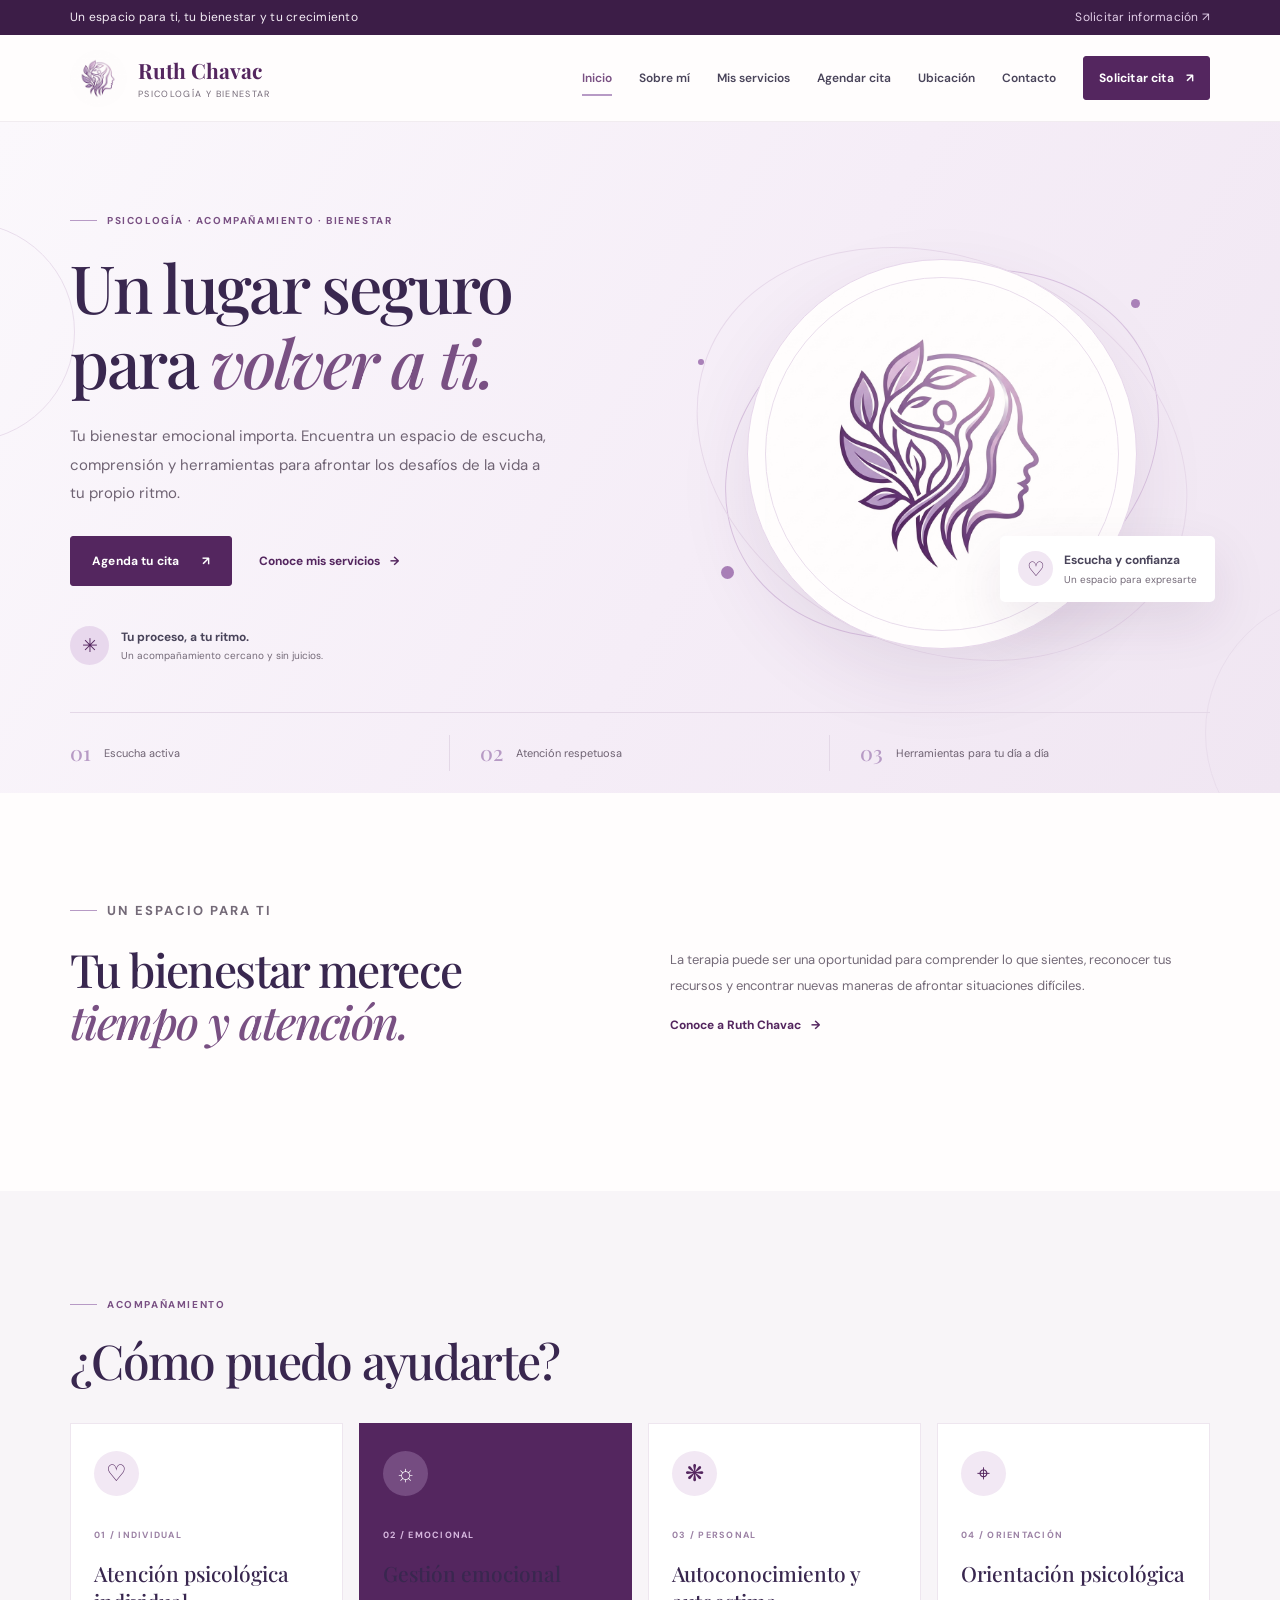
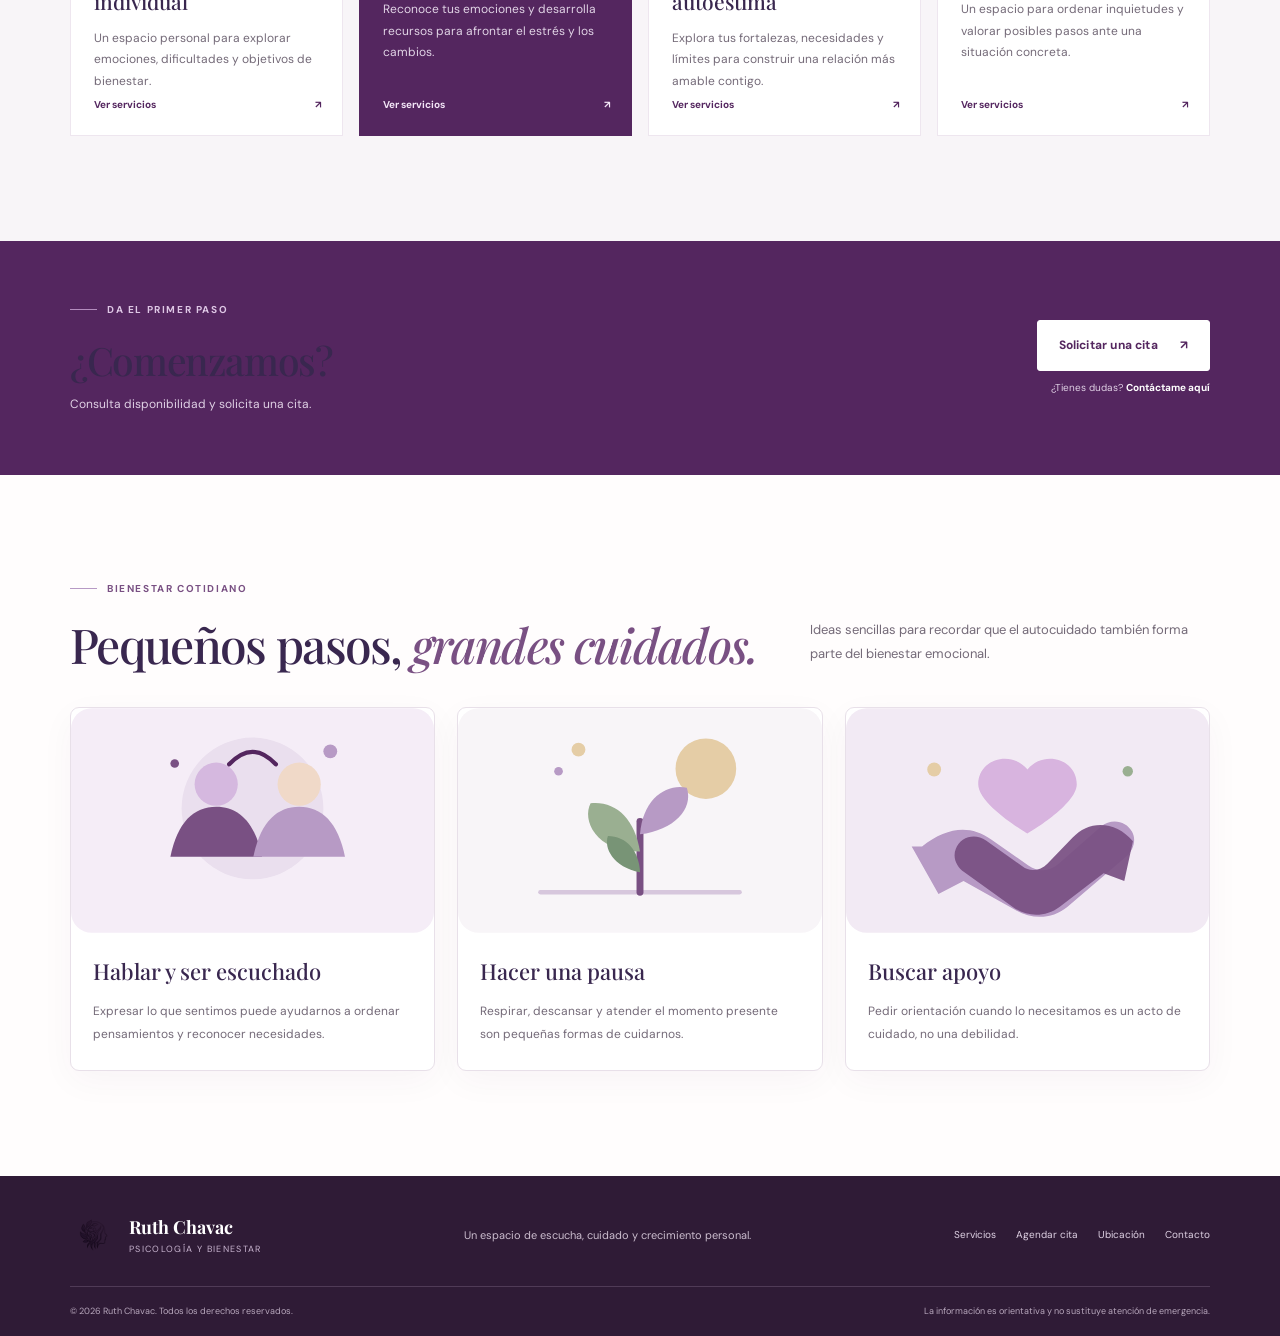
<file: index.html>
<!DOCTYPE html>
<html lang="es">

<head>
    <meta charset="UTF-8">
    <meta name="viewport" content="width=device-width, initial-scale=1.0">

    <meta
        name="description"
        content="Psicología y bienestar emocional con Ruth Chavac."
    >

    <title>Inicio | Ruth Chavac</title>

    <!-- Fuentes de Google -->
    <link rel="preconnect" href="https://fonts.googleapis.com">
    <link
        rel="preconnect"
        href="https://fonts.gstatic.com"
        crossorigin
    >

    <link
        href="https://fonts.googleapis.com/css2?family=DM+Sans:wght@400;500;600;700&family=Playfair+Display:wght@500;600;700&display=swap"
        rel="stylesheet"
    >

    <!-- Estilos y JavaScript -->
    <link rel="stylesheet" href="styles.css">
    <script src="script.js" defer></script>
</head>

<body>

    <!-- Barra superior -->
    <div class="topbar">
        <div class="container topbar-inner">

            <span>
                Un espacio para ti, tu bienestar y tu crecimiento
            </span>

            <a href="contacto.html">
                Solicitar información
                <span aria-hidden="true">↗</span>
            </a>

        </div>
    </div>

    <!-- Encabezado y menú de navegación -->
    <header class="header">
        <div class="container nav-wrap">

            <!-- Logotipo y nombre -->
            <a
                class="brand"
                href="index.html"
                aria-label="Ruth Chavac, inicio"
            >
                <img
                    src="logo-ruth-chavac.jpg"
                    alt="Logotipo de Ruth Chavac"
                >

                <span>
                    <strong>Ruth Chavac</strong>
                    <small>PSICOLOGÍA Y BIENESTAR</small>
                </span>
            </a>

            <!-- Botón del menú para dispositivos móviles -->
            <button
                class="menu-toggle"
                id="menuToggle"
                aria-label="Abrir menú"
                aria-expanded="false"
            >
                ☰
            </button>

            <!-- Menú principal -->
            <nav class="nav" id="mainNav">
                <a href="index.html" class="active">Inicio</a>
                <a href="sobre-mi.html">Sobre mí</a>
                <a href="servicios.html">Mis servicios</a>
                <a href="agendar.html">Agendar cita</a>
                <a href="ubicacion.html">Ubicación</a>
                <a href="contacto.html">Contacto</a>

                <a class="btn btn-small" href="agendar.html">
                    Solicitar cita
                    <span>↗</span>
                </a>
            </nav>

        </div>
    </header>

    <!-- Contenido principal -->
    <main>

        <!-- Sección principal de bienvenida -->
        <section class="hero" id="inicio">

            <!-- Elementos decorativos -->
            <div class="hero-shape shape-one"></div>
            <div class="hero-shape shape-two"></div>

            <div class="container hero-grid">

                <!-- Texto principal -->
                <div class="hero-copy">

                    <p class="eyebrow">
                        <span class="eyebrow-line"></span>
                        PSICOLOGÍA · ACOMPAÑAMIENTO · BIENESTAR
                    </p>

                    <h1>
                        Un lugar seguro para
                        <em>volver a ti.</em>
                    </h1>

                    <p class="hero-text">
                        Tu bienestar emocional importa. Encuentra un espacio
                        de escucha, comprensión y herramientas para afrontar
                        los desafíos de la vida a tu propio ritmo.
                    </p>

                    <!-- Botones de acción -->
                    <div class="hero-actions">

                        <a class="btn" href="agendar.html">
                            Agenda tu cita
                            <span>↗</span>
                        </a>

                        <a class="text-link" href="servicios.html">
                            Conoce mis servicios
                            <span>→</span>
                        </a>

                    </div>

                    <!-- Mensaje destacado -->
                    <div class="hero-note">

                        <span class="note-icon">✳</span>

                        <span>
                            <strong>Tu proceso, a tu ritmo.</strong>
                            <small>
                                Un acompañamiento cercano y sin juicios.
                            </small>
                        </span>

                    </div>

                </div>

                <!-- Elementos gráficos de la portada -->
                <div class="hero-art">

                    <div class="art-orbit orbit-a"></div>
                    <div class="art-orbit orbit-b"></div>

                    <div class="logo-card">
                        <img
                            src="logo-ruth-chavac.jpg"
                            alt="Logotipo de Ruth Chavac"
                        >
                    </div>

                    <div class="floating-note">

                        <span class="floating-icon">♡</span>

                        <span>
                            <strong>Escucha y confianza</strong>
                            <small>Un espacio para expresarte</small>
                        </span>

                    </div>

                    <!-- Detalles decorativos -->
                    <span class="decor-dot dot-a"></span>
                    <span class="decor-dot dot-b"></span>
                    <span class="decor-dot dot-c"></span>

                </div>

            </div>

            <!-- Características del acompañamiento -->
            <div class="container trust-row">

                <div>
                    <strong>01</strong>
                    <span>Escucha activa</span>
                </div>

                <div>
                    <strong>02</strong>
                    <span>Atención respetuosa</span>
                </div>

                <div>
                    <strong>03</strong>
                    <span>Herramientas para tu día a día</span>
                </div>

            </div>

        </section>

        <!-- Presentación breve -->
        <section class="section">
            <div class="container split-feature">

                <div>
                    <p class="eyebrow">
                        <span class="eyebrow-line"></span>
                        UN ESPACIO PARA TI
                    </p>

                    <h2>
                        Tu bienestar merece
                        <br>
                        <em>tiempo y atención.</em>
                    </h2>
                </div>

                <div>
                    <p>
                        La terapia puede ser una oportunidad para comprender
                        lo que sientes, reconocer tus recursos y encontrar
                        nuevas maneras de afrontar situaciones difíciles.
                    </p>

                    <a class="text-link" href="sobre-mi.html">
                        Conoce a Ruth Chavac
                        <span>→</span>
                    </a>
                </div>

            </div>
        </section>

        <!-- Sección de servicios -->
        <section class="section services-section">
            <div class="container">

                <!-- Encabezado de los servicios -->
                <div class="section-heading">

                    <div>
                        <p class="eyebrow">
                            <span class="eyebrow-line"></span>
                            ACOMPAÑAMIENTO
                        </p>

                        <h2>¿Cómo puedo ayudarte?</h2>
                    </div>

               
                </div>

                <!-- Tarjetas de servicios -->
                <div class="services-grid">

                    <!-- Servicio 1 -->
                    <article class="service-card">

                        <div class="service-icon">♡</div>

                        <span class="service-number">
                            01 / INDIVIDUAL
                        </span>

                        <h3>Atención psicológica individual</h3>

                        <p>
                            Un espacio personal para explorar emociones,
                            dificultades y objetivos de bienestar.
                        </p>

                        <a href="servicios.html" class="service-link">
                            Ver servicios
                            <span>↗</span>
                        </a>

                    </article>

                    <!-- Servicio 2 -->
                    <article class="service-card featured">

                        <div class="service-icon">☼</div>

                        <span class="service-number">
                            02 / EMOCIONAL
                        </span>

                        <h3>Gestión emocional</h3>

                        <p>
                            Reconoce tus emociones y desarrolla recursos
                            para afrontar el estrés y los cambios.
                        </p>

                        <a href="servicios.html" class="service-link">
                            Ver servicios
                            <span>↗</span>
                        </a>

                    </article>

                    <!-- Servicio 3 -->
                    <article class="service-card">

                        <div class="service-icon">❋</div>

                        <span class="service-number">
                            03 / PERSONAL
                        </span>

                        <h3>Autoconocimiento y autoestima</h3>

                        <p>
                            Explora tus fortalezas, necesidades y límites
                            para construir una relación más amable contigo.
                        </p>

                        <a href="servicios.html" class="service-link">
                            Ver servicios
                            <span>↗</span>
                        </a>

                    </article>

                    <!-- Servicio 4 -->
                    <article class="service-card">

                        <div class="service-icon">⌖</div>

                        <span class="service-number">
                            04 / ORIENTACIÓN
                        </span>

                        <h3>Orientación psicológica</h3>

                        <p>
                            Un espacio para ordenar inquietudes y valorar
                            posibles pasos ante una situación concreta.
                        </p>

                        <a href="servicios.html" class="service-link">
                            Ver servicios
                            <span>↗</span>
                        </a>

                    </article>

                </div>

              

            </div>
        </section>

        <!-- Llamada a la acción -->
        <section class="contact-strip">
            <div class="container contact-inner">

                <div>
                    <p class="eyebrow light">
                        <span class="eyebrow-line"></span>
                        DA EL PRIMER PASO
                    </p>

                    <h2>¿Comenzamos?</h2>

                    <p>
                        Consulta disponibilidad y solicita una cita.
                    </p>
                </div>

                <div class="contact-actions">

                    <a class="btn btn-light" href="agendar.html">
                        Solicitar una cita
                        <span>↗</span>
                    </a>

                    <p>
                        ¿Tienes dudas?
                        <a href="contacto.html">
                            <strong>Contáctame aquí</strong>
                        </a>
                    </p>

                </div>

            </div>
        </section>

    </main>

        <section class="section visual-wellbeing" aria-labelledby="visual-title">
            <div class="container">
                <div class="section-heading"><div><p class="eyebrow"><span class="eyebrow-line"></span> BIENESTAR COTIDIANO</p><h2 id="visual-title">Pequeños pasos, <em>grandes cuidados.</em></h2></div><p>Ideas sencillas para recordar que el autocuidado también forma parte del bienestar emocional.</p></div>
                <div class="wellbeing-grid">
                    <article class="wellbeing-card"><img src="escucha.svg" alt="Ilustración de dos personas conversando"><h3>Hablar y ser escuchado</h3><p>Expresar lo que sentimos puede ayudarnos a ordenar pensamientos y reconocer necesidades.</p></article>
                    <article class="wellbeing-card"><img src="pausa.svg" alt="Ilustración de una planta creciendo junto a un sol"><h3>Hacer una pausa</h3><p>Respirar, descansar y atender el momento presente son pequeñas formas de cuidarnos.</p></article>
                    <article class="wellbeing-card"><img src="apoyo.svg" alt="Ilustración de manos que ofrecen apoyo"><h3>Buscar apoyo</h3><p>Pedir orientación cuando lo necesitamos es un acto de cuidado, no una debilidad.</p></article>
                </div>
            </div>
        </section>

    <!-- Pie de página -->
    <footer class="footer">

        <div class="container footer-main">

            <!-- Marca -->
            <a class="brand footer-brand" href="index.html">

                <img
                    src="logo-ruth-chavac.jpg"
                    alt=""
                >

                <span>
                    <strong>Ruth Chavac</strong>
                    <small>PSICOLOGÍA Y BIENESTAR</small>
                </span>

            </a>

            <p>
                Un espacio de escucha, cuidado y crecimiento personal.
            </p>

            <!-- Enlaces del pie de página -->
            <div class="footer-links">
                <a href="servicios.html">Servicios</a>
                <a href="agendar.html">Agendar cita</a>
                <a href="ubicacion.html">Ubicación</a>
                <a href="contacto.html">Contacto</a>
            </div>

        </div>

        <!-- Derechos y aviso -->
        <div class="container footer-bottom">

            <span>
                © <span id="year"></span>
                Ruth Chavac. Todos los derechos reservados.
            </span>

            <span>
                La información es orientativa y no sustituye atención
                de emergencia.
            </span>

        </div>

    </footer>

    <!-- Botón para volver al inicio -->
    <button
        id="backToTop"
        class="back-to-top"
        aria-label="Volver arriba"
    >
        ↑
    </button>

</body>
</html>
</file>
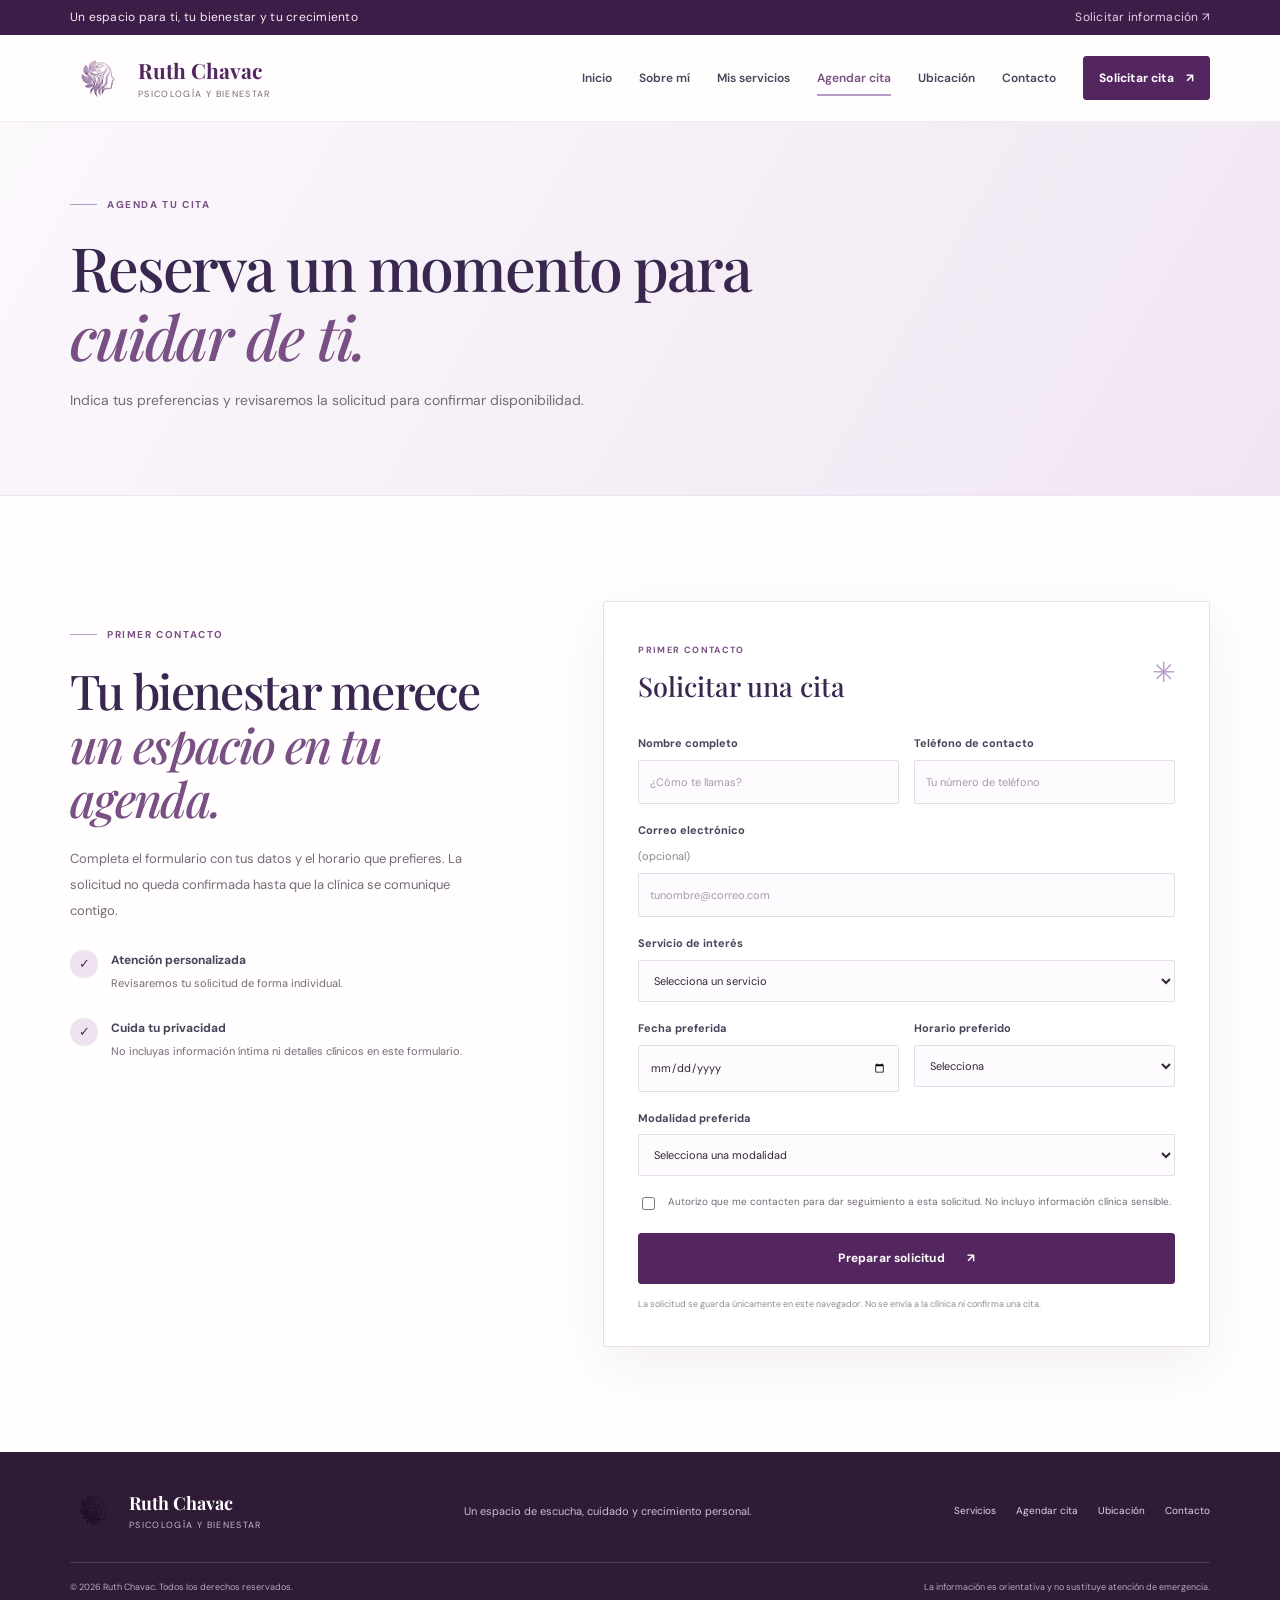
<file: agendar.html>
<!DOCTYPE html>
<html lang="es">

<head>
    <meta charset="UTF-8">
    <meta name="viewport" content="width=device-width, initial-scale=1.0">

    <meta
        name="description"
        content="Solicita una cita con Ruth Chavac, Psicología y Bienestar."
    >

    <title>Agendar cita | Ruth Chavac</title>

    <!-- Fuentes de Google -->
    <link rel="preconnect" href="https://fonts.googleapis.com">
    <link rel="preconnect" href="https://fonts.gstatic.com" crossorigin>

    <link
        href="https://fonts.googleapis.com/css2?family=DM+Sans:wght@400;500;600;700&family=Playfair+Display:wght@500;600;700&display=swap"
        rel="stylesheet"
    >

    <!-- Hoja de estilos y JavaScript -->
    <link rel="stylesheet" href="styles.css">
    <script src="script.js" defer></script>
</head>

<body>

    <!-- ==================== BARRA SUPERIOR ==================== -->
    <div class="topbar">
        <div class="container topbar-inner">

            <span>
                Un espacio para ti, tu bienestar y tu crecimiento
            </span>

            <a href="contacto.html">
                Solicitar información
                <span aria-hidden="true">↗</span>
            </a>

        </div>
    </div>

    <!-- ==================== ENCABEZADO Y MENÚ ==================== -->
    <header class="header">

        <div class="container nav-wrap">

            <!-- Logotipo y nombre -->
            <a
                class="brand"
                href="index.html"
                aria-label="Ruth Chavac, inicio"
            >
                <img
                    src="logo-ruth-chavac.jpg"
                    alt="Logotipo de Ruth Chavac"
                >

                <span>
                    <strong>Ruth Chavac</strong>
                    <small>PSICOLOGÍA Y BIENESTAR</small>
                </span>
            </a>

            <!-- Botón del menú móvil -->
            <button
                class="menu-toggle"
                id="menuToggle"
                aria-label="Abrir menú"
                aria-expanded="false"
            >
                ☰
            </button>

            <!-- Navegación principal -->
            <nav class="nav" id="mainNav">

                <a href="index.html">Inicio</a>

                <a href="sobre-mi.html">Sobre mí</a>

                <a href="servicios.html">Mis servicios</a>

                <a href="agendar.html" class="active">
                    Agendar cita
                </a>

                <a href="ubicacion.html">Ubicación</a>

                <a href="contacto.html">Contacto</a>

                <a class="btn btn-small" href="agendar.html">
                    Solicitar cita <span>↗</span>
                </a>

            </nav>

        </div>
    </header>

    <!-- ==================== CONTENIDO PRINCIPAL ==================== -->
    <main>

        <!-- Título de la página -->
        <section class="page-hero">

            <div class="container">

                <p class="eyebrow">
                    <span class="eyebrow-line"></span>
                    AGENDA TU CITA
                </p>

                <h1>
                    Reserva un momento para
                    <em>cuidar de ti.</em>
                </h1>

                <p>
                    Indica tus preferencias y revisaremos la solicitud
                    para confirmar disponibilidad.
                </p>

            </div>
        </section>

        <!-- ==================== SECCIÓN DE RESERVAS ==================== -->
        <section class="section">

            <div class="container booking-grid">

                <!-- Información sobre la cita -->
                <div class="booking-copy">

                    <p class="eyebrow">
                        <span class="eyebrow-line"></span>
                        PRIMER CONTACTO
                    </p>

                    <h2>
                        Tu bienestar merece
                        <br>
                        <em>un espacio en tu agenda.</em>
                    </h2>

                    <p>
                        Completa el formulario con tus datos y el horario
                        que prefieres. La solicitud no queda confirmada
                        hasta que la clínica se comunique contigo.
                    </p>

                    <!-- Beneficio 1 -->
                    <div class="booking-perk">

                        <span>✓</span>

                        <div>
                            <strong>Atención personalizada</strong>

                            <small>
                                Revisaremos tu solicitud de forma individual.
                            </small>
                        </div>

                    </div>

                    <!-- Beneficio 2 -->
                    <div class="booking-perk">

                        <span>✓</span>

                        <div>
                            <strong>Cuida tu privacidad</strong>

                            <small>
                                No incluyas información íntima ni detalles
                                clínicos en este formulario.
                            </small>
                        </div>

                    </div>

                    <!-- Aviso -->
                  
                </div>

                <!-- ==================== FORMULARIO ==================== -->
                <form class="booking-form" id="bookingForm">

                    <!-- Encabezado del formulario -->
                    <div class="form-heading">

                        <div>
                            <span class="form-overline">
                                PRIMER CONTACTO
                            </span>

                            <h3>Solicitar una cita</h3>
                        </div>

                        <span class="form-flower">✳</span>

                    </div>

                    <!-- Nombre y teléfono -->
                    <div class="form-row">

                        <label>
                            Nombre completo

                            <input
                                type="text"
                                name="nombre"
                                placeholder="¿Cómo te llamas?"
                                autocomplete="name"
                                minlength="2"
                                required
                            >
                        </label>

                        <label>
                            Teléfono de contacto

                            <input
                                type="tel"
                                name="telefono"
                                placeholder="Tu número de teléfono"
                                autocomplete="tel"
                                minlength="8"
                                required
                            >
                        </label>

                    </div>

                    <!-- Correo electrónico -->
                    <label>
                        Correo electrónico
                        <span class="optional">(opcional)</span>

                        <input
                            type="email"
                            name="correo"
                            placeholder="tunombre@correo.com"
                            autocomplete="email"
                        >
                    </label>

                    <!-- Servicio -->
                    <label>
                        Servicio de interés

                        <select name="servicio" id="servicio" required>

                            <option value="">
                                Selecciona un servicio
                            </option>

                            <option>
                                Atención psicológica individual
                            </option>

                            <option>
                                Gestión emocional
                            </option>

                            <option>
                                Autoconocimiento y autoestima
                            </option>

                            <option>
                                Orientación psicológica
                            </option>

                            <option>
                                Quisiera recibir información sobre los servicios
                            </option>

                        </select>
                    </label>

                    <!-- Fecha y horario -->
                    <div class="form-row">

                        <label>
                            Fecha preferida

                            <input
                                type="date"
                                name="fecha"
                                id="fecha"
                                required
                            >
                        </label>

                        <label>
                            Horario preferido

                            <select name="horario" required>

                                <option value="">
                                    Selecciona
                                </option>

                                <option>
                                    Mañana (8:00 a. m. – 12:00 p. m.)
                                </option>

                                <option>
                                    Tarde (1:00 p. m. – 5:00 p. m.)
                                </option>

                                <option>
                                    Flexible / por confirmar
                                </option>

                            </select>
                        </label>

                    </div>

                    <!-- Modalidad de atención -->
                    <label>
                        Modalidad preferida

                        <select name="modalidad" required>

                            <option value="">
                                Selecciona una modalidad
                            </option>

                            <option>Presencial</option>

                            <option>En línea</option>

                            <option>
                                Me gustaría recibir información
                            </option>

                        </select>
                    </label>

                    <!-- Consentimiento -->
                    <label class="consent">

                        <input
                            type="checkbox"
                            name="consentimiento"
                            required
                        >

                        <span>
                            Autorizo que me contacten para dar seguimiento
                            a esta solicitud. No incluyo información
                            clínica sensible.
                        </span>

                    </label>

                    <!-- Botón de envío -->
                    <button
                        class="btn submit-btn"
                        type="submit"
                    >
                        Preparar solicitud <span>↗</span>
                    </button>

                    <!-- Aviso de privacidad -->
                    <p class="form-privacy">
                        La solicitud se guarda únicamente en este navegador.
                        No se envía a la clínica ni confirma una cita.
                    </p>

                    <!-- Mensajes de JavaScript -->
                    <div
                        class="form-message"
                        id="formMessage"
                        role="status"
                        aria-live="polite"
                    ></div>

                </form>
                <!-- ==================== FIN DEL FORMULARIO ==================== -->

            </div>
        </section>

    </main>

    <!-- ==================== PIE DE PÁGINA ==================== -->
    <footer class="footer">

        <div class="container footer-main">

            <!-- Marca -->
            <a class="brand footer-brand" href="index.html">

                <img
                    src="logo-ruth-chavac.jpg"
                    alt="Logotipo de Ruth Chavac"
                >

                <span>
                    <strong>Ruth Chavac</strong>
                    <small>PSICOLOGÍA Y BIENESTAR</small>
                </span>

            </a>

            <p>
                Un espacio de escucha, cuidado y crecimiento personal.
            </p>

            <!-- Enlaces del pie de página -->
            <div class="footer-links">

                <a href="servicios.html">Servicios</a>

                <a href="agendar.html">Agendar cita</a>

                <a href="ubicacion.html">Ubicación</a>

                <a href="contacto.html">Contacto</a>

            </div>

        </div>

        <!-- Derechos reservados -->
        <div class="container footer-bottom">

            <span>
                © <span id="year"></span>
                Ruth Chavac. Todos los derechos reservados.
            </span>

            <span>
                La información es orientativa y no sustituye
                atención de emergencia.
            </span>

        </div>

    </footer>

    <!-- ==================== BOTÓN VOLVER ARRIBA ==================== -->
    <button
        id="backToTop"
        class="back-to-top"
        aria-label="Volver arriba"
    >
        ↑
    </button>

</body>
</html>
</file>
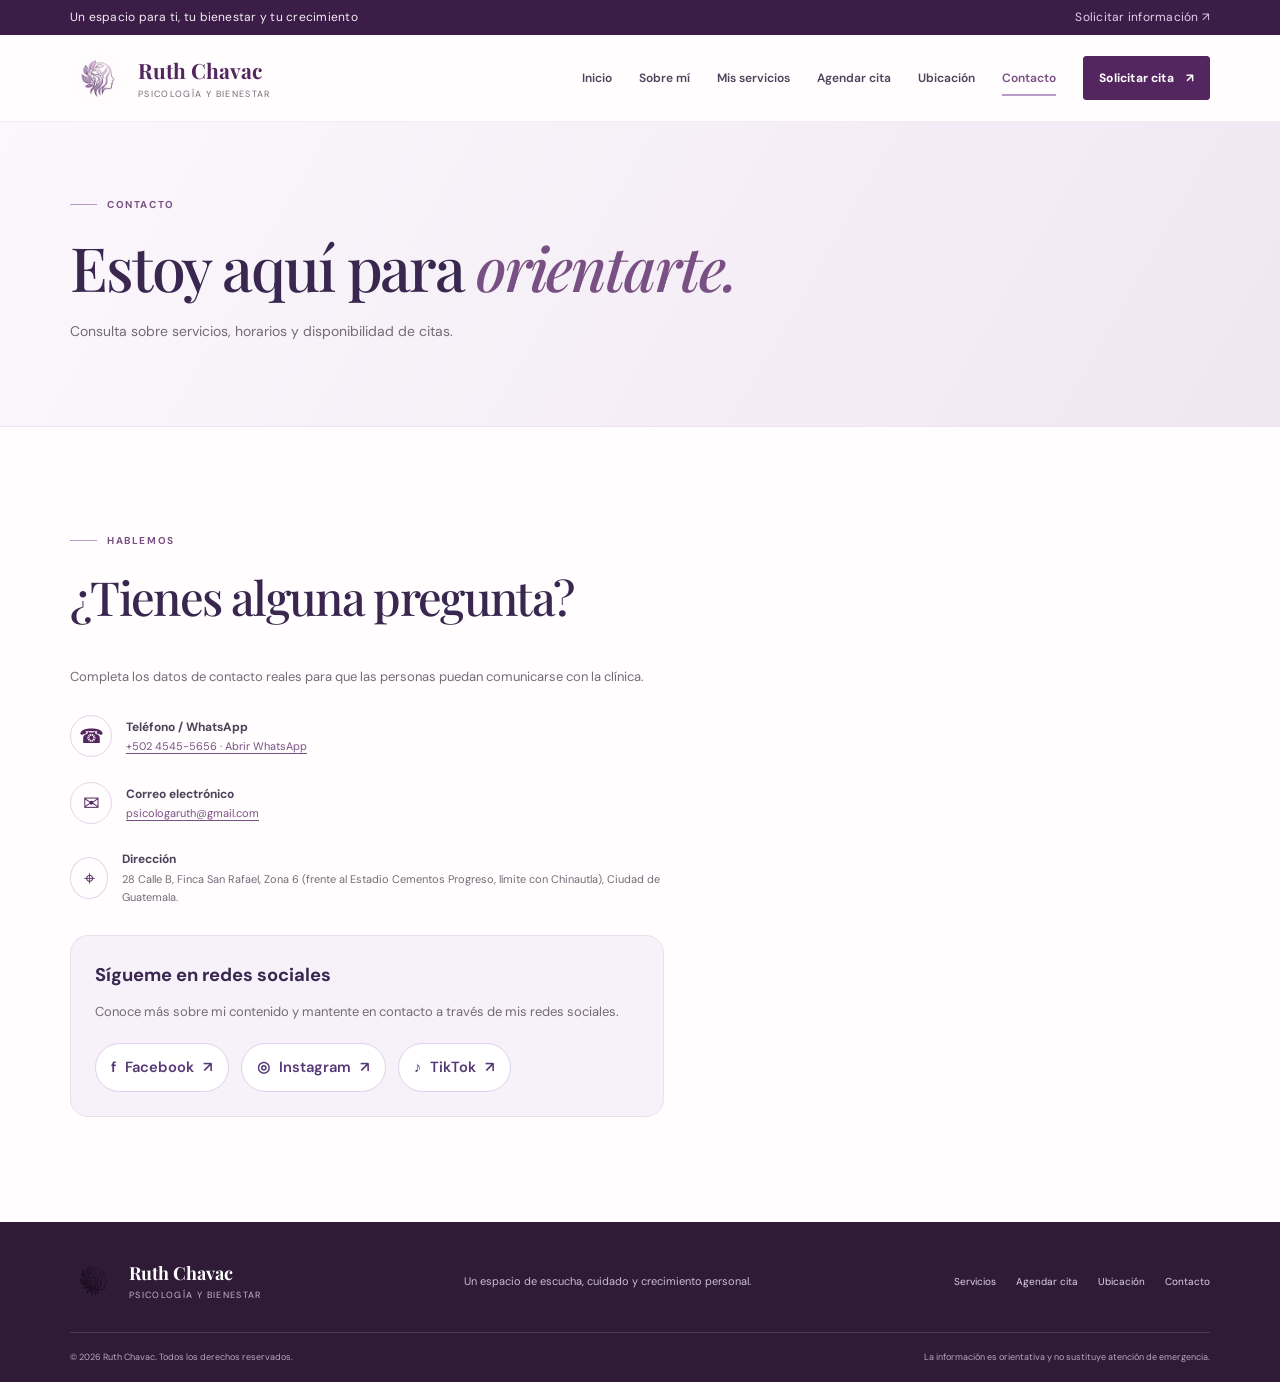
<file: contacto.html>
<!DOCTYPE html>
<html lang="es">

<head>
    <meta charset="UTF-8">
    <meta name="viewport" content="width=device-width, initial-scale=1.0">

    <!-- Descripción de la página -->
    <meta
        name="description"
        content="Información de contacto de Ruth Chavac."
    >

    <title>Contacto | Ruth Chavac</title>

    <!-- Fuentes de Google -->
    <link rel="preconnect" href="https://fonts.googleapis.com">
    <link
        rel="preconnect"
        href="https://fonts.gstatic.com"
        crossorigin
    >

    <link
        href="https://fonts.googleapis.com/css2?family=DM+Sans:wght@400;500;600;700&family=Playfair+Display:wght@500;600;700&display=swap"
        rel="stylesheet"
    >

    <!-- Estilos y JavaScript -->
    <link rel="stylesheet" href="styles.css">
    <script src="script.js" defer></script>
</head>

<body>

    <!-- Barra superior -->
    <div class="topbar">
        <div class="container topbar-inner">

            <span>
                Un espacio para ti, tu bienestar y tu crecimiento
            </span>

            <a href="contacto.html">
                Solicitar información
                <span aria-hidden="true">↗</span>
            </a>

        </div>
    </div>

    <!-- Encabezado y menú de navegación -->
    <header class="header">
        <div class="container nav-wrap">

            <!-- Logotipo y nombre -->
            <a
                class="brand"
                href="index.html"
                aria-label="Ruth Chavac, inicio"
            >
                <img
                    src="logo-ruth-chavac.jpg"
                    alt="Logotipo de Ruth Chavac"
                >

                <span>
                    <strong>Ruth Chavac</strong>
                    <small>PSICOLOGÍA Y BIENESTAR</small>
                </span>
            </a>

            <!-- Botón del menú móvil -->
            <button
                class="menu-toggle"
                id="menuToggle"
                aria-label="Abrir menú"
                aria-expanded="false"
            >
                ☰
            </button>

            <!-- Navegación principal -->
            <nav class="nav" id="mainNav">

                <a href="index.html">Inicio</a>
                <a href="sobre-mi.html">Sobre mí</a>
                <a href="servicios.html">Mis servicios</a>
                <a href="agendar.html">Agendar cita</a>
                <a href="ubicacion.html">Ubicación</a>

                <a href="contacto.html" class="active">
                    Contacto
                </a>

                <a class="btn btn-small" href="agendar.html">
                    Solicitar cita
                    <span>↗</span>
                </a>

            </nav>

        </div>
    </header>

    <!-- Contenido principal -->
    <main>

        <!-- Presentación de la página -->
        <section class="page-hero">
            <div class="container">

                <p class="eyebrow">
                    <span class="eyebrow-line"></span>
                    CONTACTO
                </p>

                <h1>
                    Estoy aquí para
                    <em>orientarte.</em>
                </h1>

                <p>
                    Consulta sobre servicios, horarios y disponibilidad
                    de citas.
                </p>

            </div>
        </section>

        <!-- Información de contacto -->
        <section class="section">
            <div class="container contact-page-grid">

                <!-- Datos de contacto -->
                <div>

                    <p class="eyebrow">
                        <span class="eyebrow-line"></span>
                        HABLEMOS
                    </p>

                    <h2>¿Tienes alguna pregunta?</h2>

                    <p>
                        Completa los datos de contacto reales para que
                        las personas puedan comunicarse con la clínica.
                    </p>

                    <!-- Teléfono o WhatsApp -->
                    <div class="contact-info-card">

                        <span class="detail-icon">☎</span>

                        <div>
                            <strong>Teléfono / WhatsApp</strong>
                            <small><a href="https://wa.me/50245455656" target="_blank" rel="noopener">+502 4545-5656 · Abrir WhatsApp</a></small>
                        </div>

                    </div>

                    <!-- Correo electrónico -->
                    <div class="contact-info-card">

                        <span class="detail-icon">✉</span>

                        <div>
                            <strong>Correo electrónico</strong>
                            <small><a href="mailto:psicologaruth@gmail.com">psicologaruth@gmail.com</a></small>
                        </div>

                    </div>

                    <!-- Dirección del consultorio -->
                    <div class="contact-info-card">

                        <span class="detail-icon">⌖</span>

                        <div>
                            <strong>Dirección</strong>
                            <small>
                                28 Calle B, Finca San Rafael, Zona 6 (frente al Estadio Cementos Progreso, límite con Chinautla), Ciudad de Guatemala. 

                            </small>
                        </div>

                    </div>

                
           
<!-- Redes sociales oficiales -->
<div class="social-links" aria-label="Redes sociales">

    <strong>Sígueme en redes sociales</strong>

    <p>
        Conoce más sobre mi contenido y mantente en contacto
        a través de mis redes sociales.
    </p>

    <div class="social-buttons">

        <a
            href="https://www.facebook.com/share/19Zc8JSdeN/?mibextid=wwXIfr"
            target="_blank"
            rel="noopener noreferrer"
            aria-label="Visitar Facebook">

            <span aria-hidden="true">f</span>
            Facebook
            <span aria-hidden="true">↗</span>
        </a>

        <a
            href="https://www.instagram.com/psicobystef?rpxt=c2QyMTBob2x0dDBi&utm_source=qr"
            target="_blank"
            rel="noopener noreferrer"
            aria-label="Visitar Instagram">

            <span aria-hidden="true">◎</span>
            Instagram
            <span aria-hidden="true">↗</span>
        </a>

        <a
            href="https://www.tiktok.com/@psicobystef?_r=1"
            target="_blank"
            rel="noopener noreferrer"
            aria-label="Visitar TikTok">

            <span aria-hidden="true">♪</span>
            TikTok
            <span aria-hidden="true">↗</span>
        </a>

    </div>
</div>

        </section>

    </main>

    <!-- Pie de página -->
    <footer class="footer">

        <div class="container footer-main">

            <!-- Logotipo del pie de página -->
            <a class="brand footer-brand" href="index.html">

                <img
                    src="logo-ruth-chavac.jpg"
                    alt=""
                >

                <span>
                    <strong>Ruth Chavac</strong>
                    <small>PSICOLOGÍA Y BIENESTAR</small>
                </span>

            </a>

            <p>
                Un espacio de escucha, cuidado y crecimiento personal.
            </p>

            <!-- Enlaces del pie de página -->
            <div class="footer-links">
                <a href="servicios.html">Servicios</a>
                <a href="agendar.html">Agendar cita</a>
                <a href="ubicacion.html">Ubicación</a>
                <a href="contacto.html">Contacto</a>
            </div>

        </div>

        <!-- Derechos reservados y aviso -->
        <div class="container footer-bottom">

            <span>
                © <span id="year"></span>
                Ruth Chavac. Todos los derechos reservados.
            </span>

            <span>
                La información es orientativa y no sustituye atención
                de emergencia.
            </span>

        </div>

    </footer>

    <!-- Botón para volver al inicio -->
    <button
        id="backToTop"
        class="back-to-top"
        aria-label="Volver arriba"
    >
        ↑
    </button>

</body>
</html>
</file>
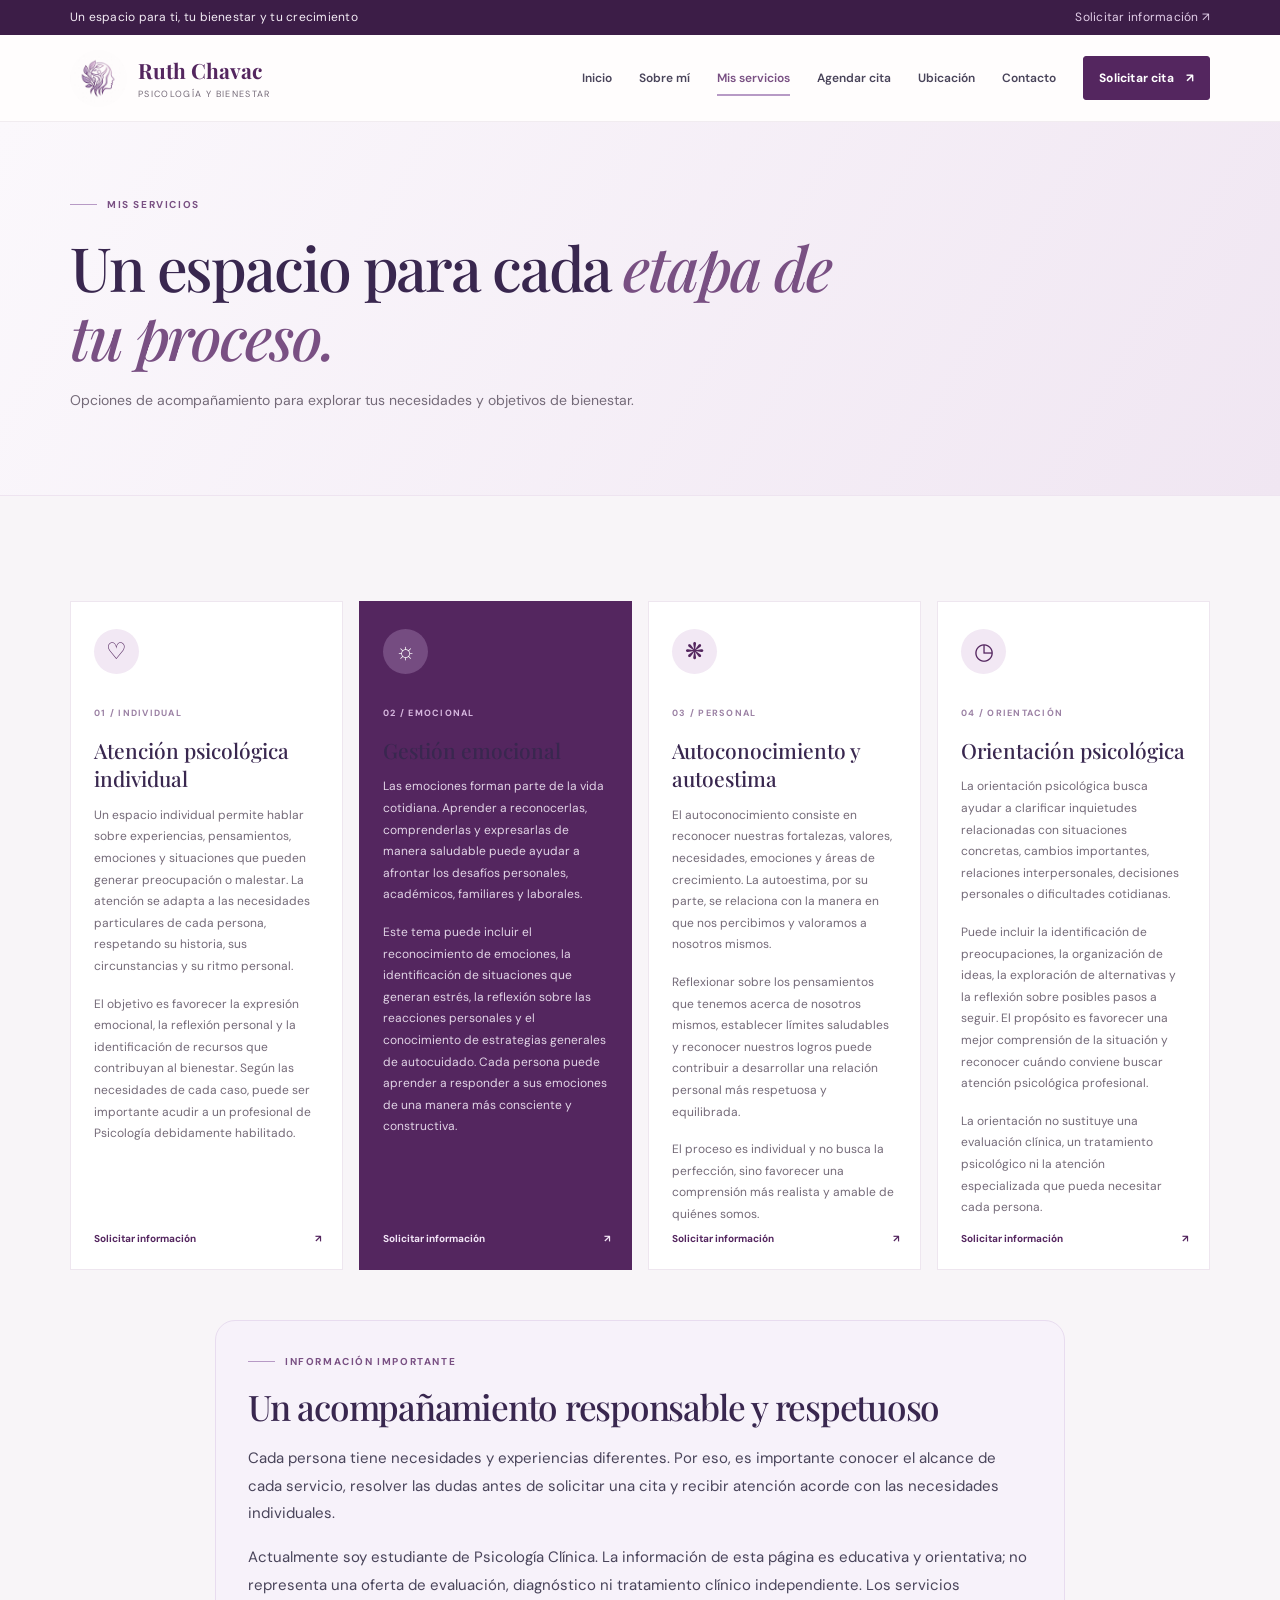
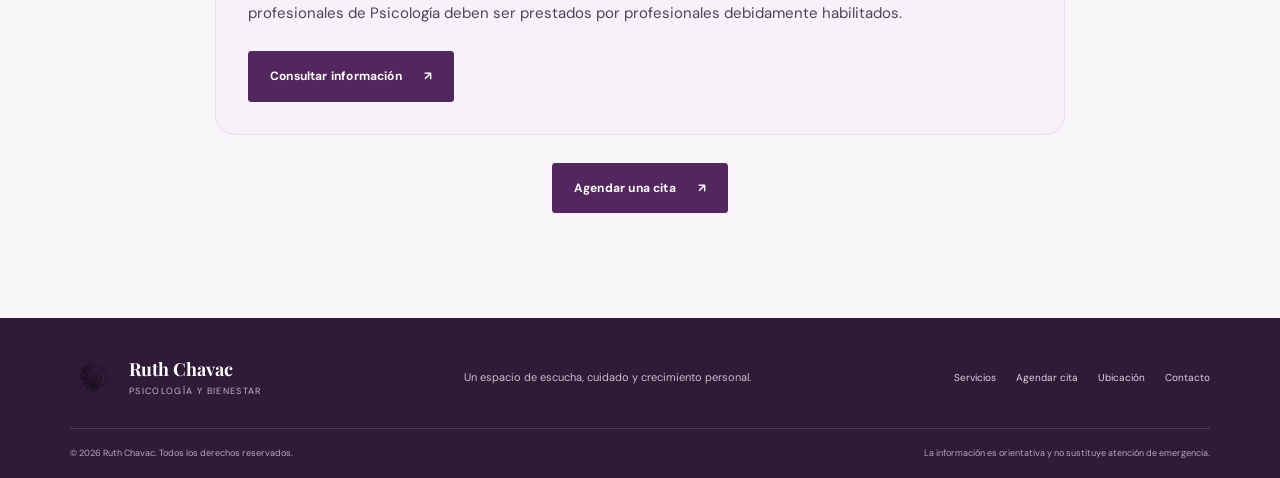
<file: servicios.html>
<!DOCTYPE html>
<html lang="es">

<head>
    <meta charset="UTF-8">
    <meta name="viewport" content="width=device-width, initial-scale=1.0">

    <!-- Descripción de la página -->
    <meta
        name="description"
        content="Servicios de ejemplo de psicología y bienestar emocional."
    >

    <title>Mis servicios | Ruth Chavac</title>

    <!-- Fuentes de Google -->
    <link rel="preconnect" href="https://fonts.googleapis.com">
    <link
        rel="preconnect"
        href="https://fonts.gstatic.com"
        crossorigin
    >

    <link
        href="https://fonts.googleapis.com/css2?family=DM+Sans:wght@400;500;600;700&family=Playfair+Display:wght@500;600;700&display=swap"
        rel="stylesheet"
    >

    <!-- Estilos y JavaScript -->
    <link rel="stylesheet" href="styles.css">
    <script src="script.js" defer></script>
</head>

<body>

    <!-- Barra superior -->
    <div class="topbar">
        <div class="container topbar-inner">

            <span>
                Un espacio para ti, tu bienestar y tu crecimiento
            </span>

            <a href="contacto.html">
                Solicitar información
                <span aria-hidden="true">↗</span>
            </a>

        </div>
    </div>

    <!-- Encabezado y menú de navegación -->
    <header class="header">
        <div class="container nav-wrap">

            <!-- Logotipo y nombre -->
            <a
                class="brand"
                href="index.html"
                aria-label="Ruth Chavac, inicio"
            >
                <img
                    src="logo-ruth-chavac.jpg"
                    alt="Logotipo de Ruth Chavac"
                >

                <span>
                    <strong>Ruth Chavac</strong>
                    <small>PSICOLOGÍA Y BIENESTAR</small>
                </span>
            </a>

            <!-- Botón del menú móvil -->
            <button
                class="menu-toggle"
                id="menuToggle"
                aria-label="Abrir menú"
                aria-expanded="false"
            >
                ☰
            </button>

            <!-- Navegación principal -->
            <nav class="nav" id="mainNav">

                <a href="index.html">Inicio</a>
                <a href="sobre-mi.html">Sobre mí</a>

                <a href="servicios.html" class="active">
                    Mis servicios
                </a>

                <a href="agendar.html">Agendar cita</a>
                <a href="ubicacion.html">Ubicación</a>
                <a href="contacto.html">Contacto</a>

                <a class="btn btn-small" href="agendar.html">
                    Solicitar cita
                    <span>↗</span>
                </a>

            </nav>

        </div>
    </header>

    <!-- Contenido principal -->
    <main>

        <!-- Presentación de los servicios -->
        <section class="page-hero">
            <div class="container">

                <p class="eyebrow">
                    <span class="eyebrow-line"></span>
                    MIS SERVICIOS
                </p>

                <h1>
                    Un espacio para cada
                    <em>etapa de tu proceso.</em>
                </h1>

                <p>
                    Opciones de acompañamiento para explorar tus necesidades
                    y objetivos de bienestar.
                </p>

            </div>
        </section>

        <!-- Listado de servicios -->
        <section class="section services-section">
            <div class="container">

             
<div class="services-grid">

    <!-- Servicio 1 -->
    <article class="service-card">

        <div class="service-icon" aria-hidden="true">♡</div>

        <span class="service-number">01 / INDIVIDUAL</span>

        <h3>Atención psicológica individual</h3>

        <p>
            Un espacio individual permite hablar sobre experiencias,
            pensamientos, emociones y situaciones que pueden generar
            preocupación o malestar. La atención se adapta a las
            necesidades particulares de cada persona, respetando
            su historia, sus circunstancias y su ritmo personal.
        </p>

        <p>
            El objetivo es favorecer la expresión emocional,
            la reflexión personal y la identificación de recursos
            que contribuyan al bienestar. Según las necesidades
            de cada caso, puede ser importante acudir a un
            profesional de Psicología debidamente habilitado.
        </p>

        <a
            href="agendar.html"
            class="service-link"
            data-service="Atención psicológica individual">
            Solicitar información
            <span aria-hidden="true">↗</span>
        </a>

    </article>

    <!-- Servicio 2 -->
    <article class="service-card featured">

        <div class="service-icon" aria-hidden="true">☼</div>

        <span class="service-number">02 / EMOCIONAL</span>

        <h3>Gestión emocional</h3>

        <p>
            Las emociones forman parte de la vida cotidiana.
            Aprender a reconocerlas, comprenderlas y expresarlas
            de manera saludable puede ayudar a afrontar los
            desafíos personales, académicos, familiares y laborales.
        </p>

        <p>
            Este tema puede incluir el reconocimiento de emociones,
            la identificación de situaciones que generan estrés,
            la reflexión sobre las reacciones personales y el
            conocimiento de estrategias generales de autocuidado.
            Cada persona puede aprender a responder a sus emociones
            de una manera más consciente y constructiva.
        </p>

        <a
            href="agendar.html"
            class="service-link"
            data-service="Gestión emocional">
            Solicitar información
            <span aria-hidden="true">↗</span>
        </a>

    </article>

    <!-- Servicio 3 -->
    <article class="service-card">

        <div class="service-icon" aria-hidden="true">❋</div>

        <span class="service-number">03 / PERSONAL</span>

        <h3>Autoconocimiento y autoestima</h3>

        <p>
            El autoconocimiento consiste en reconocer nuestras
            fortalezas, valores, necesidades, emociones y áreas
            de crecimiento. La autoestima, por su parte, se
            relaciona con la manera en que nos percibimos y
            valoramos a nosotros mismos.
        </p>

        <p>
            Reflexionar sobre los pensamientos que tenemos acerca
            de nosotros mismos, establecer límites saludables
            y reconocer nuestros logros puede contribuir a
            desarrollar una relación personal más respetuosa
            y equilibrada.
        </p>

        <p>
            El proceso es individual y no busca la perfección,
            sino favorecer una comprensión más realista y amable
            de quiénes somos.
        </p>

        <a
            href="agendar.html"
            class="service-link"
            data-service="Autoconocimiento y autoestima">
            Solicitar información
            <span aria-hidden="true">↗</span>
        </a>

    </article>

    <!-- Servicio 4 -->
    <article class="service-card">

        <div class="service-icon" aria-hidden="true">◷</div>

        <span class="service-number">04 / ORIENTACIÓN</span>

        <h3>Orientación psicológica</h3>

        <p>
            La orientación psicológica busca ayudar a clarificar
            inquietudes relacionadas con situaciones concretas,
            cambios importantes, relaciones interpersonales,
            decisiones personales o dificultades cotidianas.
        </p>

        <p>
            Puede incluir la identificación de preocupaciones,
            la organización de ideas, la exploración de alternativas
            y la reflexión sobre posibles pasos a seguir.
            El propósito es favorecer una mejor comprensión de
            la situación y reconocer cuándo conviene buscar
            atención psicológica profesional.
        </p>

        <p>
            La orientación no sustituye una evaluación clínica,
            un tratamiento psicológico ni la atención especializada
            que pueda necesitar cada persona.
        </p>

        <a
            href="agendar.html"
            class="service-link"
            data-service="Orientación psicológica">
            Solicitar información
            <span aria-hidden="true">↗</span>
        </a>

    </article>

</div>

<!-- Información importante sobre los servicios -->
<section class="services-note">

    <p class="eyebrow">
        <span class="eyebrow-line"></span>
        INFORMACIÓN IMPORTANTE
    </p>

    <h2>Un acompañamiento responsable y respetuoso</h2>

    <p>
        Cada persona tiene necesidades y experiencias diferentes.
        Por eso, es importante conocer el alcance de cada servicio,
        resolver las dudas antes de solicitar una cita y recibir
        atención acorde con las necesidades individuales.
    </p>

    <p>
        Actualmente soy estudiante de Psicología Clínica.
        La información de esta página es educativa y orientativa;
        no representa una oferta de evaluación, diagnóstico ni
        tratamiento clínico independiente. Los servicios
        profesionales de Psicología deben ser prestados por
        profesionales debidamente habilitados.
    </p>

    <a class="btn" href="contacto.html">
        Consultar información
        <span aria-hidden="true">↗</span>
    </a>

</section>


                <!-- Botón para agendar una cita -->
                <div class="center-action">

                    <a class="btn" href="agendar.html">
                        Agendar una cita
                        <span>↗</span>
                    </a>

                </div>

            </div>
        </section>

    </main>

    <!-- Pie de página -->
    <footer class="footer">

        <div class="container footer-main">

            <!-- Logotipo del pie de página -->
            <a class="brand footer-brand" href="index.html">

                <img
                    src="logo-ruth-chavac.jpg"
                    alt=""
                >

                <span>
                    <strong>Ruth Chavac</strong>
                    <small>PSICOLOGÍA Y BIENESTAR</small>
                </span>

            </a>

            <p>
                Un espacio de escucha, cuidado y crecimiento personal.
            </p>

            <!-- Enlaces del pie de página -->
            <div class="footer-links">
                <a href="servicios.html">Servicios</a>
                <a href="agendar.html">Agendar cita</a>
                <a href="ubicacion.html">Ubicación</a>
                <a href="contacto.html">Contacto</a>
            </div>

        </div>

        <!-- Derechos reservados y aviso -->
        <div class="container footer-bottom">

            <span>
                © <span id="year"></span>
                Ruth Chavac. Todos los derechos reservados.
            </span>

            <span>
                La información es orientativa y no sustituye atención
                de emergencia.
            </span>

        </div>

    </footer>

    <!-- Botón para volver al inicio -->
    <button
        id="backToTop"
        class="back-to-top"
        aria-label="Volver arriba"
    >
        ↑
    </button>

</body>
</html>
</file>
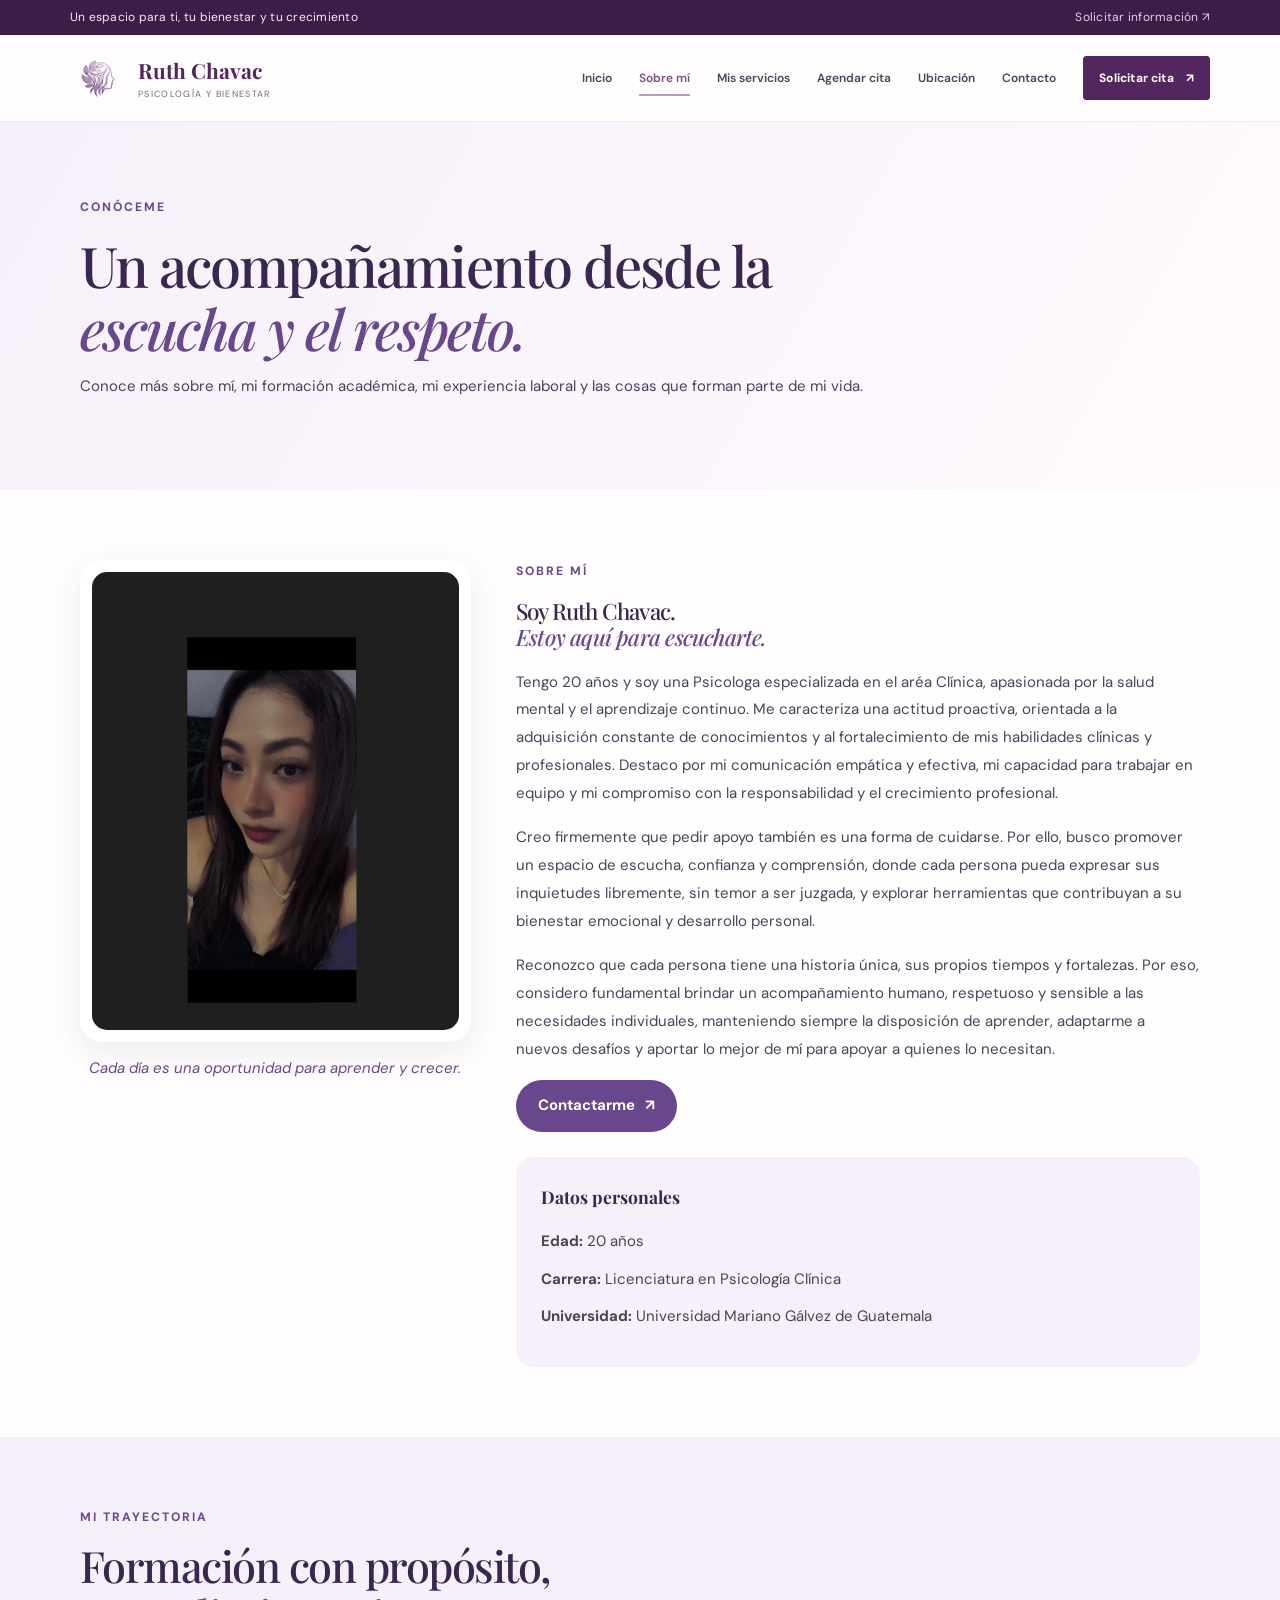
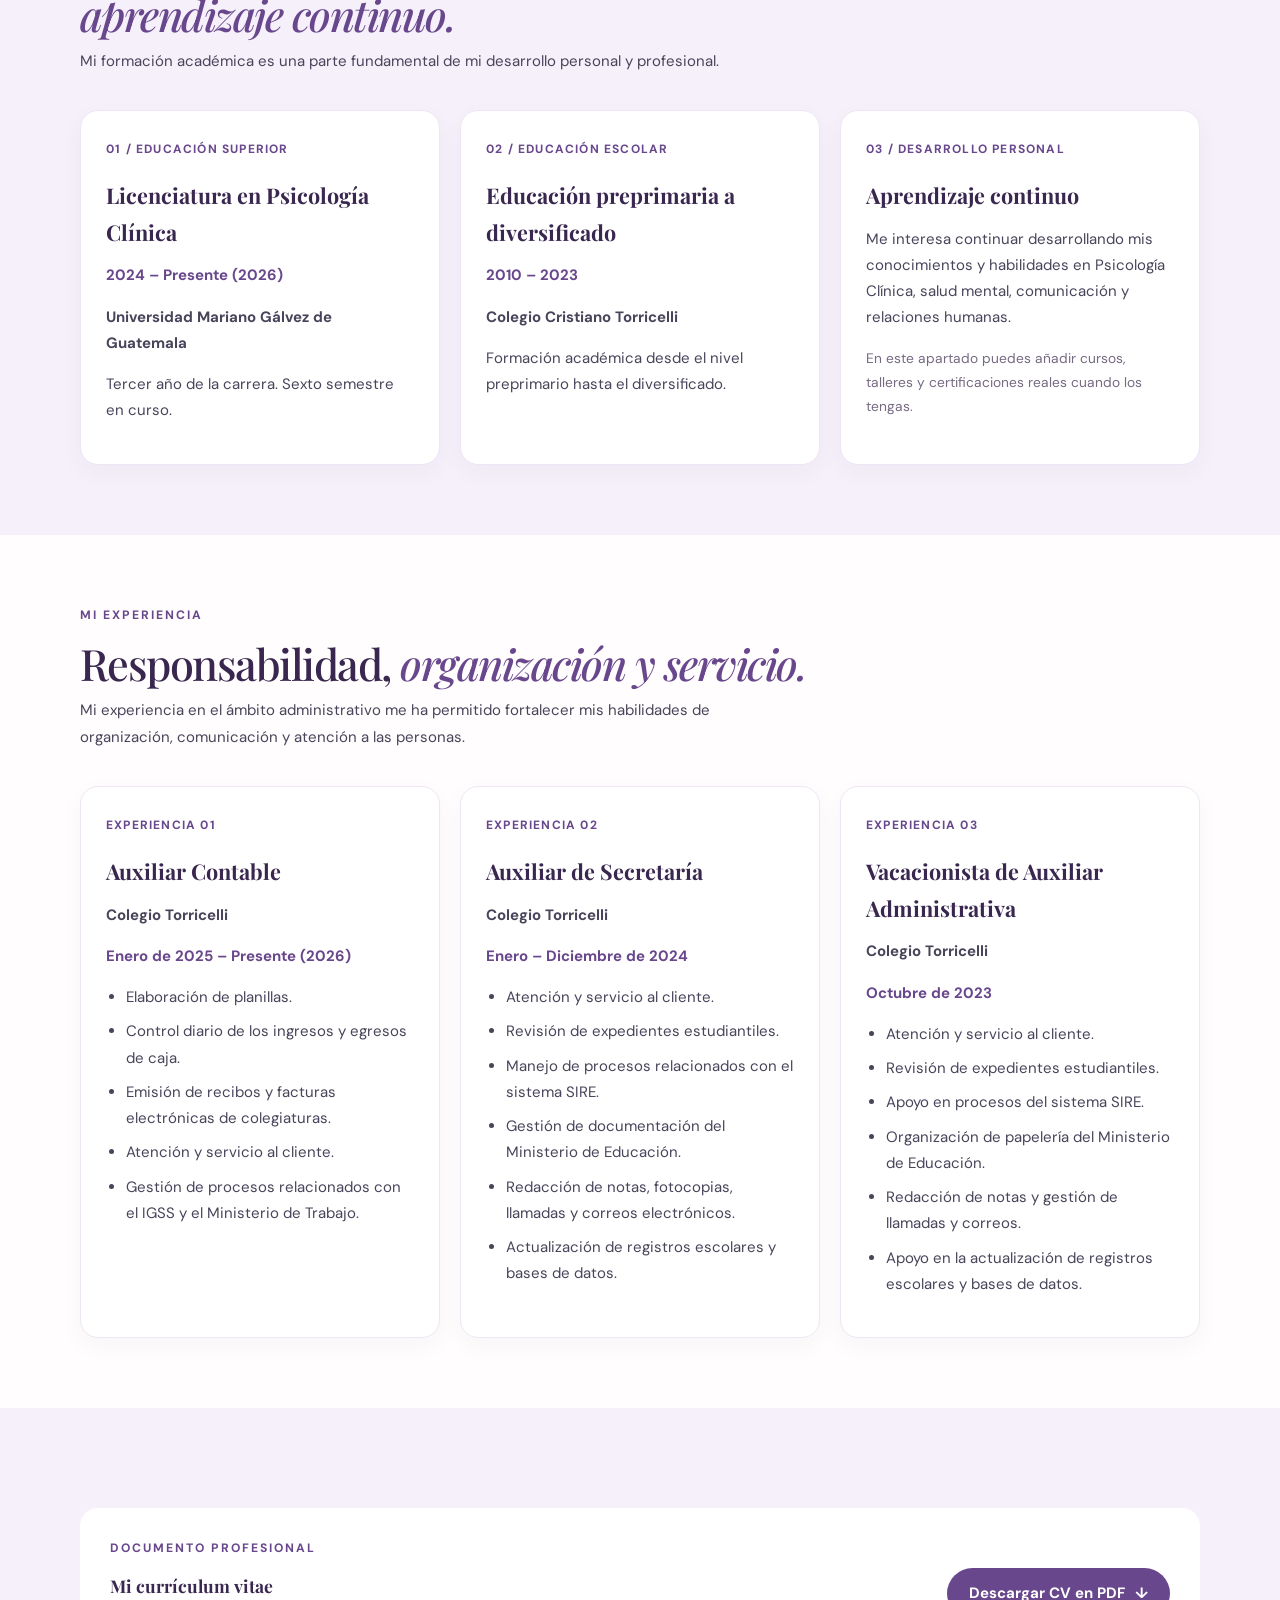
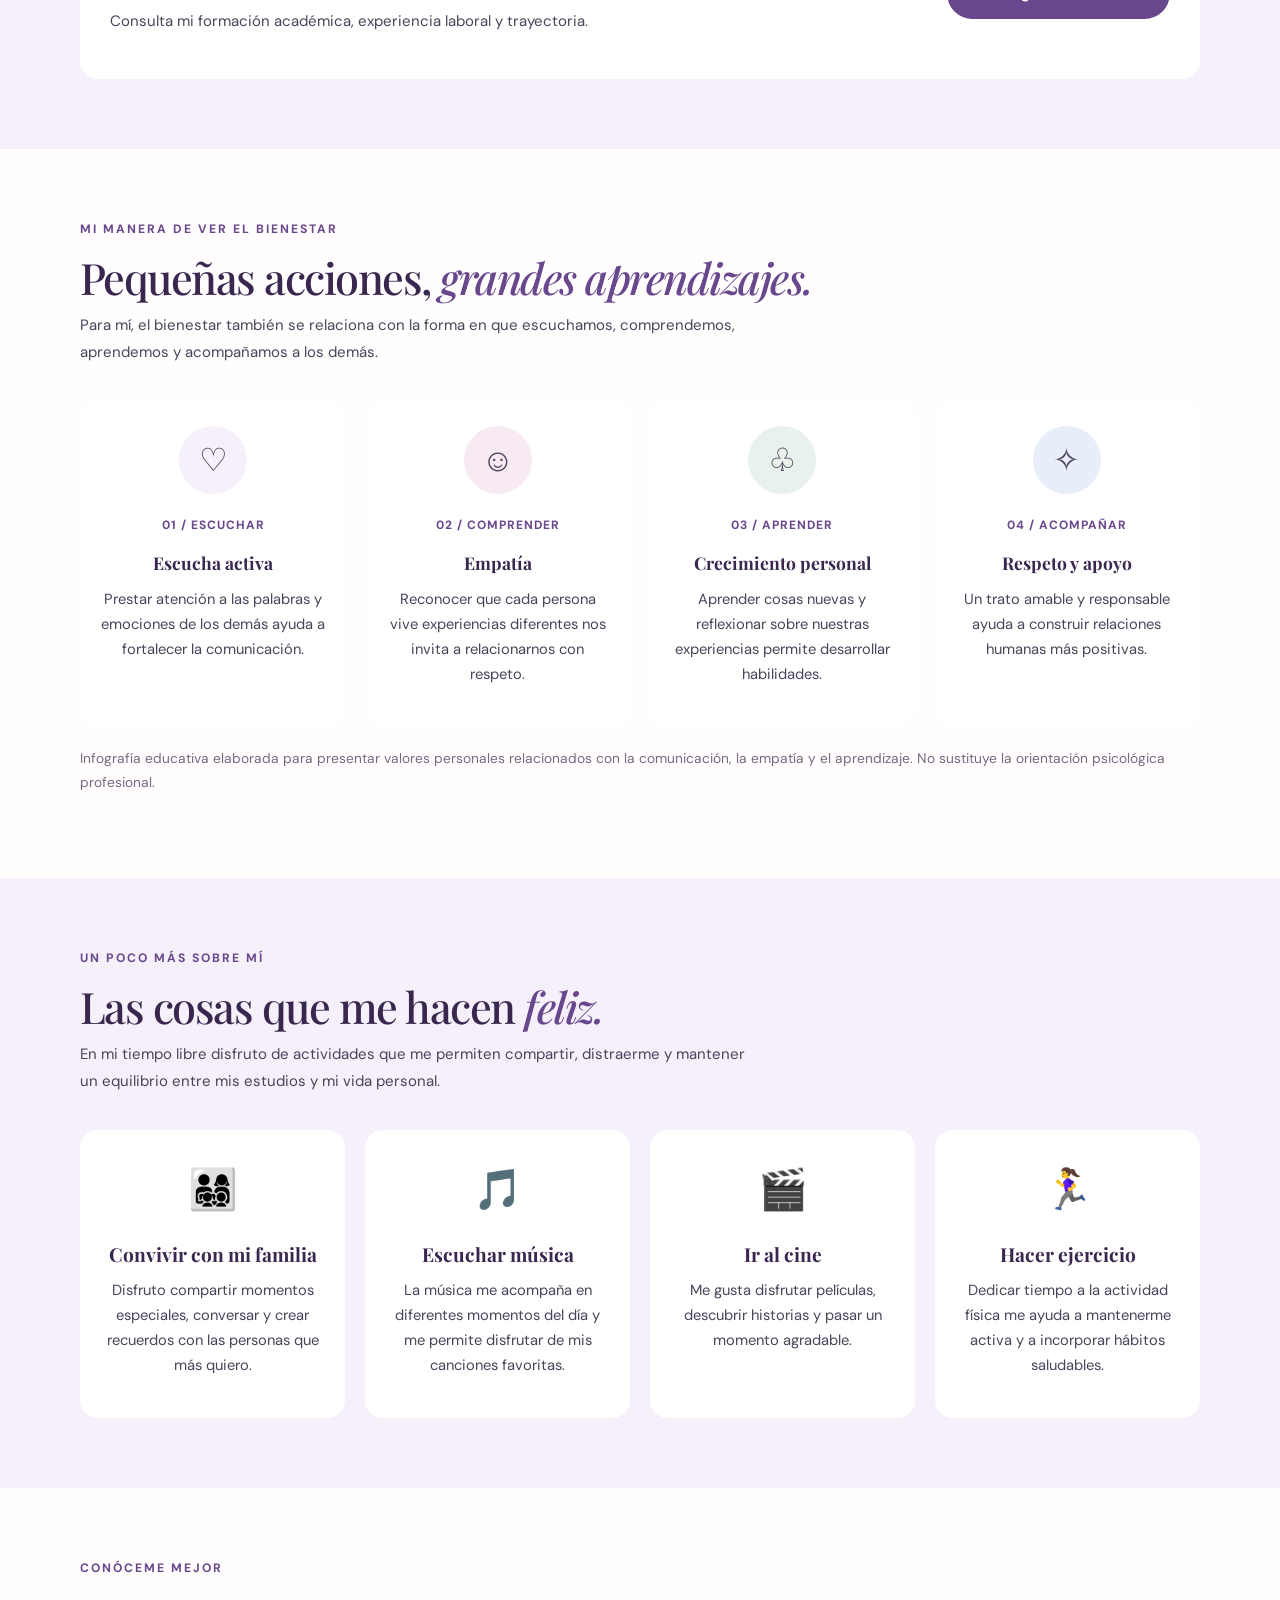
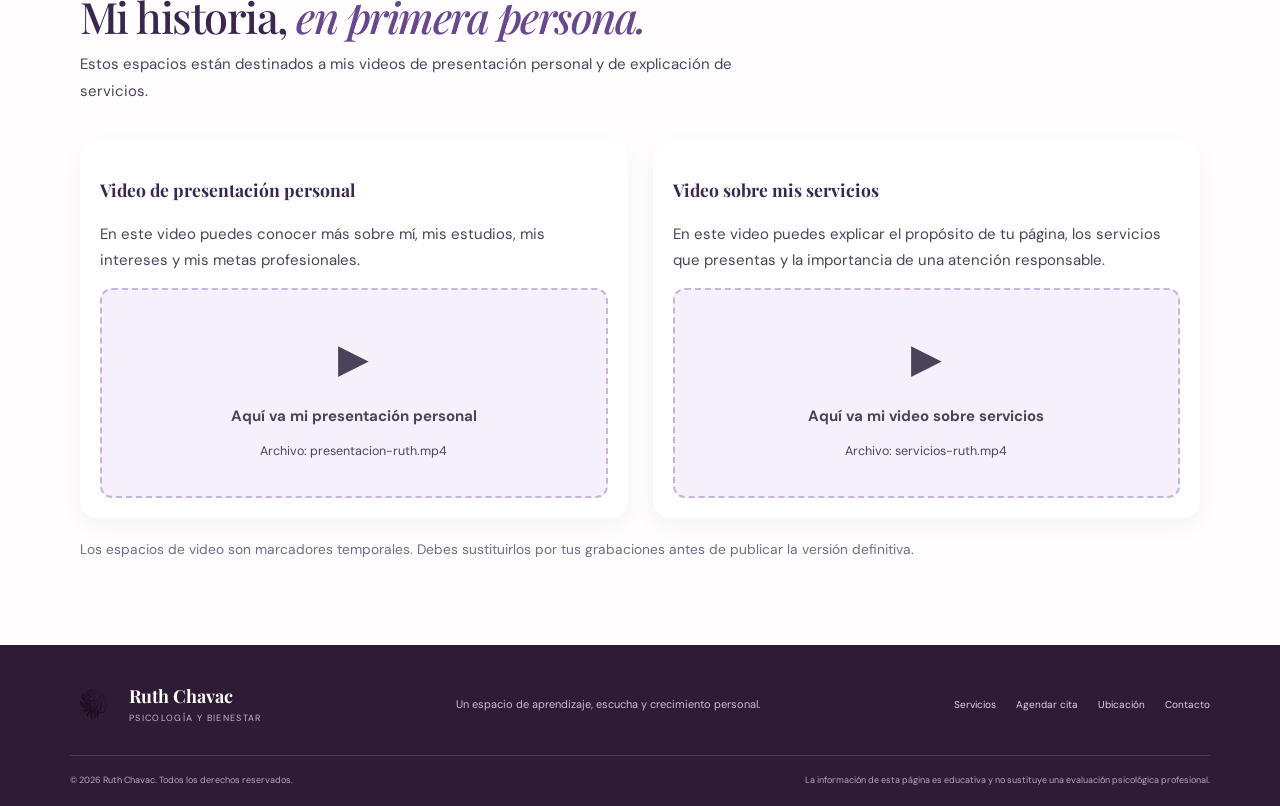
<file: sobre-mi.html>
<!DOCTYPE html>
<html lang="es">

<head>
    <meta charset="UTF-8">
    <meta name="viewport" content="width=device-width, initial-scale=1.0">

    <meta name="description"
        content="Conoce a Ruth Chavac, estudiante de Psicología Clínica, su formación académica, experiencia laboral, intereses y compromiso con el bienestar.">

    <meta name="theme-color" content="#68478c">

    <title>Sobre mí | Ruth Chavac</title>

    <!-- Fuentes -->
    <link rel="preconnect" href="https://fonts.googleapis.com">
    <link rel="preconnect" href="https://fonts.gstatic.com" crossorigin>

    <link
        href="https://fonts.googleapis.com/css2?family=DM+Sans:wght@400;500;600;700&family=Playfair+Display:wght@500;600;700&display=swap"
        rel="stylesheet">

    <!-- Estilos y JavaScript existentes -->
    <link rel="stylesheet" href="styles.css">
    <script src="script.js" defer></script>


</head>

<body>

    <!-- Barra superior -->
    <div class="topbar">
        <div class="container topbar-inner">
            <span>Un espacio para ti, tu bienestar y tu crecimiento</span>

            <a href="contacto.html">
                Solicitar información
                <span aria-hidden="true">↗</span>
            </a>
        </div>
    </div>

    <!-- Encabezado y navegación -->
    <header class="header">
        <div class="container nav-wrap">

            <a class="brand" href="index.html"
                aria-label="Ruth Chavac, inicio">

                <img src="logo-ruth-chavac.jpg"
                    alt="Logotipo de Ruth Chavac">

                <span>
                    <strong>Ruth Chavac</strong>
                    <small>PSICOLOGÍA Y BIENESTAR</small>
                </span>
            </a>

            <button class="menu-toggle"
                id="menuToggle"
                aria-label="Abrir menú"
                aria-expanded="false"
                aria-controls="mainNav">
                ☰
            </button>

            <nav class="nav" id="mainNav">
                <a href="index.html">Inicio</a>

                <a href="sobre-mi.html" class="active"
                    aria-current="page">
                    Sobre mí
                </a>

                <a href="servicios.html">Mis servicios</a>
                <a href="agendar.html">Agendar cita</a>
                <a href="ubicacion.html">Ubicación</a>
                <a href="contacto.html">Contacto</a>

                <a class="btn btn-small" href="agendar.html">
                    Solicitar cita <span>↗</span>
                </a>
            </nav>
        </div>
    </header>

    <main>

        <!-- PRESENTACIÓN -->
        <section class="ruth-hero">
            <div class="ruth-container">

                <p class="ruth-eyebrow">Conóceme</p>

                <h1>
                    Un acompañamiento desde la
                    <em>escucha y el respeto.</em>
                </h1>

                <p>
                    Conoce más sobre mí, mi formación académica,
                    mi experiencia laboral y las cosas que forman
                    parte de mi vida.
                </p>

            </div>
        </section>

        <!-- SOBRE MÍ Y FOTOGRAFÍA -->
        <section class="ruth-section">
            <div class="ruth-container ruth-about-grid">

                <!--
                    FOTOGRAFÍA PERSONAL

                    Guarda tu fotografía en esta misma carpeta
                    con el nombre: foto-ruth.jpg

                    Si tu imagen tiene otro nombre, modifica
                    el atributo src de la etiqueta img.
                -->
                <div>
                    <div class="ruth-photo-frame">

                        <img
                            class="ruth-photo"
                            src="ruth.jpeg"
                            alt="Fotografía personal de Ruth Chavac"
                            loading="lazy">

                    </div>

                    <p class="ruth-photo-caption">
                        Cada día es una oportunidad para aprender
                        y crecer.
                    </p>
                </div>

                <!-- Biografía -->
                <div class="ruth-bio">

                    <p class="ruth-eyebrow">Sobre mí</p>

                    <h2>
                        Soy Ruth Chavac.
                        <br>
                        <em>Estoy aquí para escucharte.</em>
                    </h2>

                   <p>
                        Tengo 20 años y soy una Psicologa especializada en el aréa Clínica, apasionada
                        por la salud mental y el aprendizaje continuo.
                        Me caracteriza una actitud proactiva, orientada
                        a la adquisición constante de conocimientos y al
                        fortalecimiento de mis habilidades clínicas y
                        profesionales. Destaco por mi comunicación
                        empática y efectiva, mi capacidad para trabajar
                        en equipo y mi compromiso con la responsabilidad
                        y el crecimiento profesional.
                    </p>

                    <p>
                        Creo firmemente que pedir apoyo también es una
                        forma de cuidarse. Por ello, busco promover un
                        espacio de escucha, confianza y comprensión,
                        donde cada persona pueda expresar sus inquietudes
                        libremente, sin temor a ser juzgada, y explorar
                        herramientas que contribuyan a su bienestar
                        emocional y desarrollo personal.
                    </p>

                    <p>
                        Reconozco que cada persona tiene una historia
                        única, sus propios tiempos y fortalezas. Por eso,
                        considero fundamental brindar un acompañamiento
                        humano, respetuoso y sensible a las necesidades
                        individuales, manteniendo siempre la disposición
                        de aprender, adaptarme a nuevos desafíos y aportar
                        lo mejor de mí para apoyar a quienes lo necesitan.
                    </p>

                    <a class="ruth-btn" href="contacto.html">
                        Contactarme <span aria-hidden="true">↗</span>
                    </a>

                    <!-- Datos personales -->
                    <div class="ruth-personal-card">

                        <h3>Datos personales</h3>

                        <p>
                            <strong>Edad:</strong> 20 años
                        </p>

                        <p>
                            <strong>Carrera:</strong>
                            Licenciatura en Psicología Clínica
                        </p>

                        <p>
                            <strong>Universidad:</strong>
                            Universidad Mariano Gálvez de Guatemala
                        </p>

                    </div>

                </div>
            </div>
        </section>

        <!-- FORMACIÓN ACADÉMICA -->
        <section class="ruth-section ruth-soft"
            id="formacion-academica">

            <div class="ruth-container">

                <div class="ruth-heading">
                    <p class="ruth-eyebrow">
                        Mi trayectoria
                    </p>

                    <h2>
                        Formación con propósito,
                        <br>
                        <em>aprendizaje continuo.</em>
                    </h2>

                    <p>
                        Mi formación académica es una parte
                        fundamental de mi desarrollo personal
                        y profesional.
                    </p>
                </div>

                <div class="ruth-profile-grid">

                    <!-- Universidad -->
                    <article class="ruth-card">

                        <span class="ruth-card-number">
                            01 / EDUCACIÓN SUPERIOR
                        </span>

                        <h3>Licenciatura en Psicología Clínica</h3>

                        <p class="ruth-date">
                            2024 – Presente (2026)
                        </p>

                        <p>
                            <strong>
                                Universidad Mariano Gálvez de Guatemala
                            </strong>
                        </p>

                        <p>
                            Tercer año de la carrera.
                            Sexto semestre en curso.
                        </p>

                    </article>

                    <!-- Educación escolar -->
                    <article class="ruth-card">

                        <span class="ruth-card-number">
                            02 / EDUCACIÓN ESCOLAR
                        </span>

                        <h3>Educación preprimaria a diversificado</h3>

                        <p class="ruth-date">
                            2010 – 2023
                        </p>

                        <p>
                            <strong>Colegio Cristiano Torricelli</strong>
                        </p>

                        <p>
                            Formación académica desde el nivel
                            preprimario hasta el diversificado.
                        </p>

                    </article>

                    <!-- Formación complementaria -->
                    <article class="ruth-card">

                        <span class="ruth-card-number">
                            03 / DESARROLLO PERSONAL
                        </span>

                        <h3>Aprendizaje continuo</h3>

                        <p>
                            Me interesa continuar desarrollando
                            mis conocimientos y habilidades en
                            Psicología Clínica, salud mental,
                            comunicación y relaciones humanas.
                        </p>

                        <p class="ruth-note">
                            En este apartado puedes añadir cursos,
                            talleres y certificaciones reales cuando
                            los tengas.
                        </p>

                    </article>

                </div>
            </div>
        </section>

        <!-- EXPERIENCIA LABORAL -->
        <section class="ruth-section"
            id="experiencia-laboral">

            <div class="ruth-container">

                <div class="ruth-heading">
                    <p class="ruth-eyebrow">
                        Mi experiencia
                    </p>

                    <h2>
                        Responsabilidad,
                        <em>organización y servicio.</em>
                    </h2>

                    <p>
                        Mi experiencia en el ámbito administrativo
                        me ha permitido fortalecer mis habilidades
                        de organización, comunicación y atención
                        a las personas.
                    </p>
                </div>

                <div class="ruth-profile-grid">

                    <!-- Experiencia 1 -->
                    <article class="ruth-card">

                        <span class="ruth-card-number">
                            EXPERIENCIA 01
                        </span>

                        <h3>Auxiliar Contable</h3>

                        <p>
                            <strong>Colegio Torricelli</strong>
                        </p>

                        <p class="ruth-date">
                            Enero de 2025 – Presente (2026)
                        </p>

                        <ul>
                            <li>Elaboración de planillas.</li>

                            <li>
                                Control diario de los ingresos
                                y egresos de caja.
                            </li>

                            <li>
                                Emisión de recibos y facturas
                                electrónicas de colegiaturas.
                            </li>

                            <li>Atención y servicio al cliente.</li>

                            <li>
                                Gestión de procesos relacionados
                                con el IGSS y el Ministerio de Trabajo.
                            </li>
                        </ul>

                    </article>

                    <!-- Experiencia 2 -->
                    <article class="ruth-card">

                        <span class="ruth-card-number">
                            EXPERIENCIA 02
                        </span>

                        <h3>Auxiliar de Secretaría</h3>

                        <p>
                            <strong>Colegio Torricelli</strong>
                        </p>

                        <p class="ruth-date">
                            Enero – Diciembre de 2024
                        </p>

                        <ul>
                            <li>Atención y servicio al cliente.</li>

                            <li>
                                Revisión de expedientes estudiantiles.
                            </li>

                            <li>
                                Manejo de procesos relacionados
                                con el sistema SIRE.
                            </li>

                            <li>
                                Gestión de documentación del
                                Ministerio de Educación.
                            </li>

                            <li>
                                Redacción de notas, fotocopias,
                                llamadas y correos electrónicos.
                            </li>

                            <li>
                                Actualización de registros escolares
                                y bases de datos.
                            </li>
                        </ul>

                    </article>

                    <!-- Experiencia 3 -->
                    <article class="ruth-card">

                        <span class="ruth-card-number">
                            EXPERIENCIA 03
                        </span>

                        <h3>Vacacionista de Auxiliar Administrativa</h3>

                        <p>
                            <strong>Colegio Torricelli</strong>
                        </p>

                        <p class="ruth-date">
                            Octubre de 2023
                        </p>

                        <ul>
                            <li>Atención y servicio al cliente.</li>

                            <li>
                                Revisión de expedientes estudiantiles.
                            </li>

                            <li>
                                Apoyo en procesos del sistema SIRE.
                            </li>

                            <li>
                                Organización de papelería del
                                Ministerio de Educación.
                            </li>

                            <li>
                                Redacción de notas y gestión
                                de llamadas y correos.
                            </li>

                            <li>
                                Apoyo en la actualización de
                                registros escolares y bases de datos.
                            </li>
                        </ul>

                    </article>

                </div>
            </div>
        </section>

        <!-- CURRÍCULUM PDF -->
        <section class="ruth-section ruth-soft"
            id="curriculum">

            <div class="ruth-container">

                <div class="ruth-cv-panel">

                    <div>
                        <p class="ruth-eyebrow">
                            Documento profesional
                        </p>

                        <h3>Mi currículum vitae</h3>

                        <p>
                            Consulta mi formación académica,
                            experiencia laboral y trayectoria.
                        </p>
                    </div>

                    <!--
                        Guarda tu CV terminado en PDF en esta
                        misma carpeta con el nombre:

                        cv_ruth_chavac.pdf

                        Este botón descargará el archivo.
                    -->
                    <a class="ruth-btn"
                        href="cv_ruth_chavac.pdf"
                        download>

                        Descargar CV en PDF
                        <span aria-hidden="true">↓</span>

                    </a>

                </div>
            </div>
        </section>

        <!-- INFOGRAFÍA PERSONALIZADA -->
        <section class="ruth-section"
            id="mi-infografia">

            <div class="ruth-container">

                <div class="ruth-heading">
                    <p class="ruth-eyebrow">
                        Mi manera de ver el bienestar
                    </p>

                    <h2>
                        Pequeñas acciones,
                        <em>grandes aprendizajes.</em>
                    </h2>

                    <p>
                        Para mí, el bienestar también se relaciona
                        con la forma en que escuchamos, comprendemos,
                        aprendemos y acompañamos a los demás.
                    </p>
                </div>

                <!--
                    INFOGRAFÍA ORIGINAL CREADA PARA ESTA PÁGINA.
                    Puedes modificar los textos o los iconos.
                -->
                <div class="ruth-infographic">

                    <article class="ruth-info-step">

                        <div class="ruth-info-icon"
                            aria-hidden="true">
                            ♡
                        </div>

                        <span class="ruth-info-number">
                            01 / ESCUCHAR
                        </span>

                        <h3>Escucha activa</h3>

                        <p>
                            Prestar atención a las palabras
                            y emociones de los demás ayuda a
                            fortalecer la comunicación.
                        </p>

                    </article>

                    <article class="ruth-info-step">

                        <div class="ruth-info-icon"
                            aria-hidden="true">
                            ☺
                        </div>

                        <span class="ruth-info-number">
                            02 / COMPRENDER
                        </span>

                        <h3>Empatía</h3>

                        <p>
                            Reconocer que cada persona vive
                            experiencias diferentes nos invita
                            a relacionarnos con respeto.
                        </p>

                    </article>

                    <article class="ruth-info-step">

                        <div class="ruth-info-icon"
                            aria-hidden="true">
                            ♧
                        </div>

                        <span class="ruth-info-number">
                            03 / APRENDER
                        </span>

                        <h3>Crecimiento personal</h3>

                        <p>
                            Aprender cosas nuevas y reflexionar
                            sobre nuestras experiencias permite
                            desarrollar habilidades.
                        </p>

                    </article>

                    <article class="ruth-info-step">

                        <div class="ruth-info-icon"
                            aria-hidden="true">
                            ✧
                        </div>

                        <span class="ruth-info-number">
                            04 / ACOMPAÑAR
                        </span>

                        <h3>Respeto y apoyo</h3>

                        <p>
                            Un trato amable y responsable ayuda
                            a construir relaciones humanas más
                            positivas.
                        </p>

                    </article>

                </div>

                <p class="ruth-note" style="margin-top: 20px;">
                    Infografía educativa elaborada para presentar
                    valores personales relacionados con la
                    comunicación, la empatía y el aprendizaje.
                    No sustituye la orientación psicológica
                    profesional.
                </p>

            </div>
        </section>

        <!-- MIS PASATIEMPOS -->
        <section class="ruth-section ruth-soft"
            id="mis-pasatiempos">

            <div class="ruth-container">

                <div class="ruth-heading">
                    <p class="ruth-eyebrow">
                        Un poco más sobre mí
                    </p>

                    <h2>
                        Las cosas que me hacen
                        <em>feliz.</em>
                    </h2>

                    <p>
                        En mi tiempo libre disfruto de actividades
                        que me permiten compartir, distraerme y
                        mantener un equilibrio entre mis estudios
                        y mi vida personal.
                    </p>
                </div>

                <div class="ruth-hobbies-grid">

                    <!-- Pasatiempo 1 -->
                    <article class="ruth-hobby">

                        <div class="ruth-hobby-icon"
                            aria-hidden="true">
                            👨‍👩‍👧‍👦
                        </div>

                        <h3>Convivir con mi familia</h3>

                        <p>
                            Disfruto compartir momentos especiales,
                            conversar y crear recuerdos con las
                            personas que más quiero.
                        </p>

                    </article>

                    <!-- Pasatiempo 2 -->
                    <article class="ruth-hobby">

                        <div class="ruth-hobby-icon"
                            aria-hidden="true">
                            🎵
                        </div>

                        <h3>Escuchar música</h3>

                        <p>
                            La música me acompaña en diferentes
                            momentos del día y me permite disfrutar
                            de mis canciones favoritas.
                        </p>

                    </article>

                    <!-- Pasatiempo 3 -->
                    <article class="ruth-hobby">

                        <div class="ruth-hobby-icon"
                            aria-hidden="true">
                            🎬
                        </div>

                        <h3>Ir al cine</h3>

                        <p>
                            Me gusta disfrutar películas,
                            descubrir historias y pasar un
                            momento agradable.
                        </p>

                    </article>

                    <!-- Pasatiempo 4 -->
                    <article class="ruth-hobby">

                        <div class="ruth-hobby-icon"
                            aria-hidden="true">
                            🏃‍♀️
                        </div>

                        <h3>Hacer ejercicio</h3>

                        <p>
                            Dedicar tiempo a la actividad física
                            me ayuda a mantenerme activa y a
                            incorporar hábitos saludables.
                        </p>

                    </article>

                </div>
            </div>
        </section>

        <!-- VIDEOS -->
        <section class="ruth-section"
            id="videos">

            <div class="ruth-container">

                <div class="ruth-heading">
                    <p class="ruth-eyebrow">
                        Conóceme mejor
                    </p>

                    <h2>
                        Mi historia,
                        <em>en primera persona.</em>
                    </h2>

                    <p>
                        Estos espacios están destinados a mis
                        videos de presentación personal y de
                        explicación de servicios.
                    </p>
                </div>

                <div class="ruth-videos-grid">

                    <!-- VIDEO 1: PRESENTACIÓN PERSONAL -->
                    <article class="ruth-video-card">

                        <h3>Video de presentación personal</h3>

                        <p>
                            En este video puedes conocer más
                            sobre mí, mis estudios, mis intereses
                            y mis metas profesionales.
                        </p>

                        <!--
                            CUANDO TENGAS TU VIDEO:

                            1. Guarda el archivo en esta carpeta.
                            2. Llámalo presentacion-ruth.mp4.
                            3. Elimina el div de marcador y
                               coloca la etiqueta video de abajo.

                            <video class="ruth-video"
                                controls
                                preload="metadata">
                                <source
                                    src="presentacion-ruth.mp4"
                                    type="video/mp4">
                                Tu navegador no puede reproducir
                                este video.
                            </video>
                        -->

                        <div class="ruth-video-placeholder">

                            <span aria-hidden="true">▶</span>

                            <strong>
                                Aquí va mi presentación personal
                            </strong>

                            <small>
                                Archivo: presentacion-ruth.mp4
                            </small>

                        </div>

                    </article>

                    <!-- VIDEO 2: EXPLICACIÓN DE SERVICIOS -->
                    <article class="ruth-video-card">

                        <h3>Video sobre mis servicios</h3>

                        <p>
                            En este video puedes explicar el
                            propósito de tu página, los servicios
                            que presentas y la importancia de
                            una atención responsable.
                        </p>

                        <!--
                            CUANDO TENGAS TU VIDEO:

                            1. Guarda el archivo en esta carpeta.
                            2. Llámalo servicios-ruth.mp4.
                            3. Sustituye el marcador por:

                            <video class="ruth-video"
                                controls
                                preload="metadata">
                                <source
                                    src="servicios-ruth.mp4"
                                    type="video/mp4">
                                Tu navegador no puede reproducir
                                este video.
                            </video>
                        -->

                        <div class="ruth-video-placeholder">

                            <span aria-hidden="true">▶</span>

                            <strong>
                                Aquí va mi video sobre servicios
                            </strong>

                            <small>
                                Archivo: servicios-ruth.mp4
                            </small>

                        </div>

                    </article>

                </div>

                <p class="ruth-note" style="margin-top: 20px;">
                    Los espacios de video son marcadores temporales.
                    Debes sustituirlos por tus grabaciones antes
                    de publicar la versión definitiva.
                </p>

            </div>
        </section>

    </main>

    <!-- PIE DE PÁGINA -->
    <footer class="footer">

        <div class="container footer-main">

            <a class="brand footer-brand"
                href="index.html">

                <img src="logo-ruth-chavac.jpg"
                    alt="">

                <span>
                    <strong>Ruth Chavac</strong>
                    <small>PSICOLOGÍA Y BIENESTAR</small>
                </span>

            </a>

            <p>
                Un espacio de aprendizaje, escucha y crecimiento
                personal.
            </p>

            <div class="footer-links">
                <a href="servicios.html">Servicios</a>
                <a href="agendar.html">Agendar cita</a>
                <a href="ubicacion.html">Ubicación</a>
                <a href="contacto.html">Contacto</a>
            </div>

        </div>

        <div class="container footer-bottom">

            <span>
                © <span id="year">2026</span>
                Ruth Chavac. Todos los derechos reservados.
            </span>

            <span>
                La información de esta página es educativa
                y no sustituye una evaluación psicológica
                profesional.
            </span>

        </div>

    </footer>

    <!-- Botón volver arriba -->
    <button
        id="backToTop"
        class="back-to-top"
        aria-label="Volver arriba">

        ↑

    </button>



</body>
</html>
</file>
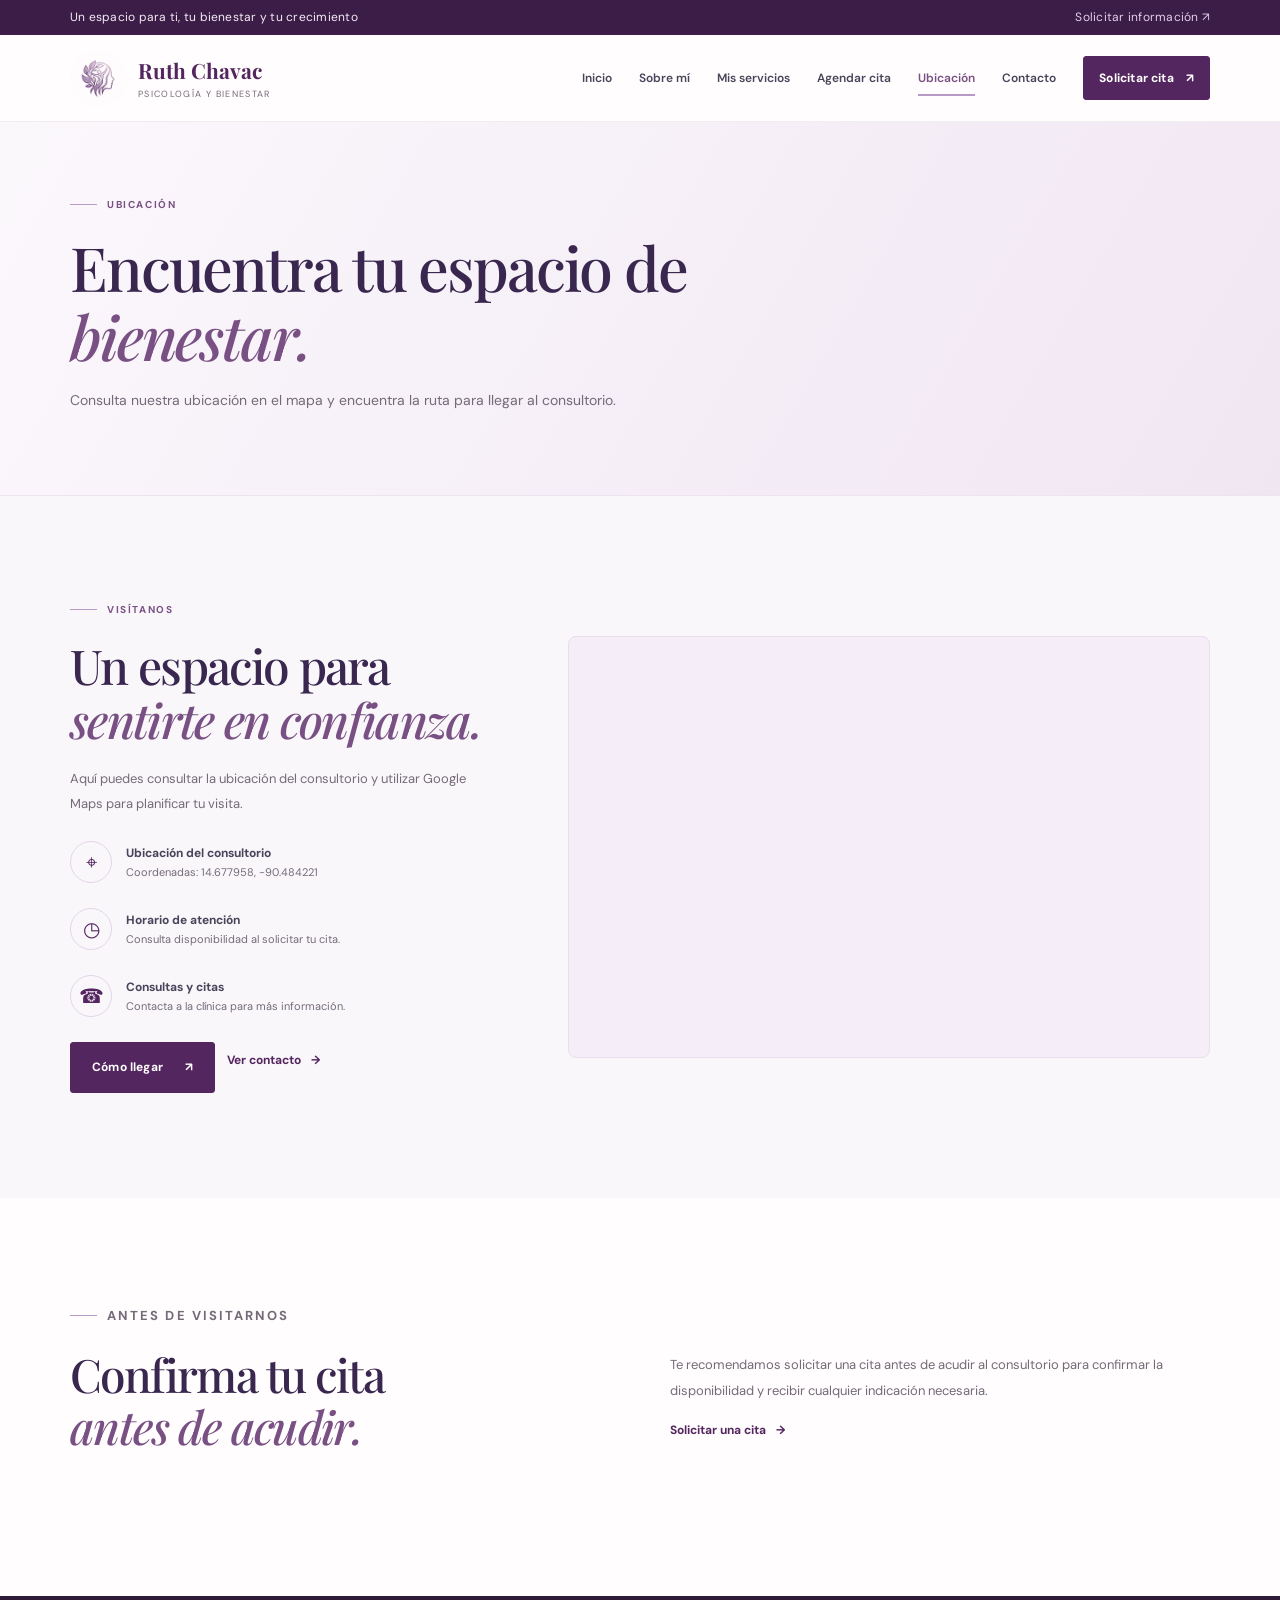
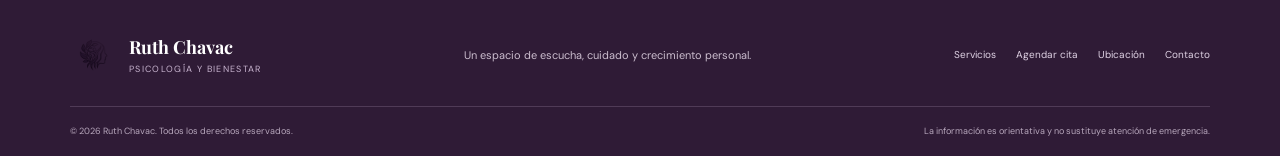
<file: ubicacion.html>
<!DOCTYPE html>
<html lang="es">

<head>
    <meta charset="UTF-8">
    <meta name="viewport" content="width=device-width, initial-scale=1.0">

    <meta
        name="description"
        content="Encuentra la ubicación del consultorio de Ruth Chavac."
    >

    <title>Ubicación | Ruth Chavac</title>

    <!-- Fuentes de Google -->
    <link rel="preconnect" href="https://fonts.googleapis.com">
    <link rel="preconnect" href="https://fonts.gstatic.com" crossorigin>

    <link
        href="https://fonts.googleapis.com/css2?family=DM+Sans:wght@400;500;600;700&family=Playfair+Display:wght@500;600;700&display=swap"
        rel="stylesheet"
    >

    <!-- Estilos y JavaScript -->
    <link rel="stylesheet" href="styles.css">
    <script src="script.js" defer></script>

    <!-- Estilos del mapa -->
  
</head>

<body>

    <!-- ==================== BARRA SUPERIOR ==================== -->
    <div class="topbar">
        <div class="container topbar-inner">

            <span>
                Un espacio para ti, tu bienestar y tu crecimiento
            </span>

            <a href="contacto.html">
                Solicitar información
                <span aria-hidden="true">↗</span>
            </a>

        </div>
    </div>

    <!-- ==================== ENCABEZADO ==================== -->
    <header class="header">
        <div class="container nav-wrap">

            <!-- Logotipo -->
            <a
                class="brand"
                href="index.html"
                aria-label="Ruth Chavac, inicio"
            >
                <img
                    src="logo-ruth-chavac.jpg"
                    alt="Logotipo de Ruth Chavac"
                >

                <span>
                    <strong>Ruth Chavac</strong>
                    <small>PSICOLOGÍA Y BIENESTAR</small>
                </span>
            </a>

            <!-- Menú para dispositivos móviles -->
            <button
                class="menu-toggle"
                id="menuToggle"
                aria-label="Abrir menú"
                aria-expanded="false"
            >
                ☰
            </button>

            <!-- Navegación -->
            <nav class="nav" id="mainNav">

                <a href="index.html">Inicio</a>

                <a href="sobre-mi.html">Sobre mí</a>

                <a href="servicios.html">Mis servicios</a>

                <a href="agendar.html">Agendar cita</a>

                <a href="ubicacion.html" class="active">
                    Ubicación
                </a>

                <a href="contacto.html">Contacto</a>

                <a class="btn btn-small" href="agendar.html">
                    Solicitar cita <span>↗</span>
                </a>

            </nav>
        </div>
    </header>

    <!-- ==================== CONTENIDO PRINCIPAL ==================== -->
    <main>

        <!-- Presentación -->
        <section class="page-hero">
            <div class="container">

                <p class="eyebrow">
                    <span class="eyebrow-line"></span>
                    UBICACIÓN
                </p>

                <h1>
                    Encuentra tu espacio de
                    <em>bienestar.</em>
                </h1>

                <p>
                    Consulta nuestra ubicación en el mapa y encuentra
                    la ruta para llegar al consultorio.
                </p>

            </div>
        </section>

        <!-- ==================== UBICACIÓN Y MAPA ==================== -->
        <section class="section location-section">

            <div class="container location-grid">

                <!-- Información del consultorio -->
                <div class="location-copy">

                    <p class="eyebrow">
                        <span class="eyebrow-line"></span>
                        VISÍTANOS
                    </p>

                    <h2>
                        Un espacio para
                        <br>
                        <em>sentirte en confianza.</em>
                    </h2>

                    <p>
                        Aquí puedes consultar la ubicación del consultorio
                        y utilizar Google Maps para planificar tu visita.
                    </p>

                    <!-- Dirección -->
                    <div class="location-detail">

                        <span class="detail-icon">⌖</span>

                        <div>
                            <strong>Ubicación del consultorio</strong>

                            <small>
                                Coordenadas: 14.677958, -90.484221
                            </small>
                        </div>

                    </div>

                    <!-- Horario -->
                    <div class="location-detail">

                        <span class="detail-icon">◷</span>

                        <div>
                            <strong>Horario de atención</strong>

                            <small>
                                Consulta disponibilidad al solicitar tu cita.
                            </small>
                        </div>

                    </div>

                    <!-- Contacto -->
                    <div class="location-detail">

                        <span class="detail-icon">☎</span>

                        <div>
                            <strong>Consultas y citas</strong>

                            <small>
                                Contacta a la clínica para más información.
                            </small>
                        </div>

                    </div>

                    <!-- Botones -->
                    <div class="map-actions">

                        <a
                            class="btn"
                            href="https://www.google.com/maps/dir/?api=1&destination=14.677958%2C-90.484221"
                            target="_blank"
                            rel="noopener noreferrer"
                        >
                            Cómo llegar <span>↗</span>
                        </a>

                        <a
                            class="text-link"
                            href="contacto.html"
                        >
                            Ver contacto <span>→</span>
                        </a>

                    </div>

                </div>

                <!-- ==================== MAPA INTERACTIVO ==================== -->
                <div>

                    <div class="map-container">

                        <iframe
                            src="https://maps.google.com/maps?q=14.677958%2C-90.484221&t=m&z=17&output=embed"
                            title="Mapa de ubicación del consultorio de Ruth Chavac"
                            loading="lazy"
                            referrerpolicy="no-referrer-when-downgrade"
                            allowfullscreen
                        ></iframe>

                    </div>

                  

                </div>
                <!-- ==================== FIN DEL MAPA ==================== -->

            </div>
        </section>

        <!-- ==================== INFORMACIÓN PARA VISITANTES ==================== -->
        <section class="section">

            <div class="container split-feature">

                <div>

                    <p class="eyebrow">
                        <span class="eyebrow-line"></span>
                        ANTES DE VISITARNOS
                    </p>

                    <h2>
                        Confirma tu cita
                        <br>
                        <em>antes de acudir.</em>
                    </h2>

                </div>

                <div>

                    <p>
                        Te recomendamos solicitar una cita antes de acudir
                        al consultorio para confirmar la disponibilidad
                        y recibir cualquier indicación necesaria.
                    </p>

                    <a class="text-link" href="agendar.html">
                        Solicitar una cita <span>→</span>
                    </a>

                </div>

            </div>
        </section>

    </main>

    <!-- ==================== PIE DE PÁGINA ==================== -->
    <footer class="footer">

        <div class="container footer-main">

            <!-- Logotipo -->
            <a class="brand footer-brand" href="index.html">

                <img
                    src="logo-ruth-chavac.jpg"
                    alt="Logotipo de Ruth Chavac"
                >

                <span>
                    <strong>Ruth Chavac</strong>
                    <small>PSICOLOGÍA Y BIENESTAR</small>
                </span>

            </a>

            <p>
                Un espacio de escucha, cuidado y crecimiento personal.
            </p>

            <!-- Enlaces -->
            <div class="footer-links">

                <a href="servicios.html">Servicios</a>

                <a href="agendar.html">Agendar cita</a>

                <a href="ubicacion.html">Ubicación</a>

                <a href="contacto.html">Contacto</a>

            </div>

        </div>

        <!-- Derechos reservados -->
        <div class="container footer-bottom">

            <span>
                © <span id="year"></span>
                Ruth Chavac. Todos los derechos reservados.
            </span>

            <span>
                La información es orientativa y no sustituye
                atención de emergencia.
            </span>

        </div>

    </footer>

    <!-- Botón para volver arriba -->
    <button
        id="backToTop"
        class="back-to-top"
        aria-label="Volver arriba"
    >
        ↑
    </button>

</body>
</html>
</file>
<file: styles.css>
/* Ruth Chavac — paleta inspirada en el logotipo: ciruela, lavanda y marfil */
:root{--plum:#54265f;--plum-dark:#3c1d47;--purple:#795083;--lavender:#b79ac5;--lilac:#eadfee;--pale:#f8f5f8;--cream:#fffdfd;--ink:#302638;--muted:#746a78;--line:#e8e0e9;--white:#fff;--shadow:0 20px 55px rgba(66,34,75,.10)}
*{box-sizing:border-box}html{scroll-behavior:smooth;scroll-padding-top:90px}body{margin:0;background:var(--cream);color:var(--ink);font-family:"DM Sans",sans-serif;font-size:15px;line-height:1.7}a{color:inherit;text-decoration:none}button,input,select{font:inherit}.container{width:min(1140px,calc(100% - 48px));margin:0 auto}.topbar{background:var(--plum-dark);color:#f4edf6;font-size:12px;letter-spacing:.02em}.topbar-inner{min-height:35px;display:flex;align-items:center;justify-content:space-between}.topbar a{color:#e3cfe9}.header{position:sticky;top:0;z-index:20;background:rgba(255,253,253,.94);backdrop-filter:blur(12px);border-bottom:1px solid rgba(84,38,95,.08)}.nav-wrap{min-height:86px;display:flex;align-items:center;justify-content:space-between;gap:25px}.brand{display:flex;align-items:center;gap:11px;flex-shrink:0}.brand img{width:57px;height:57px;object-fit:contain;border-radius:50%;mix-blend-mode:multiply}.brand span{display:flex;flex-direction:column;line-height:1.35}.brand strong{font-family:"Playfair Display",serif;font-size:21px;color:var(--plum)}.brand small{font-size:9px;letter-spacing:.15em;color:var(--muted);margin-top:4px}.nav{display:flex;align-items:center;gap:27px;font-size:12px;font-weight:600}.nav>a:not(.btn){transition:color .2s}.nav>a:not(.btn):hover,.text-link:hover{color:var(--purple)}.btn{display:inline-flex;align-items:center;justify-content:center;gap:22px;padding:14px 21px;border:1px solid var(--plum);border-radius:3px;background:var(--plum);color:white;font-size:12px;font-weight:700;letter-spacing:.015em;transition:transform .2s,background .2s,box-shadow .2s;cursor:pointer}.btn:hover{background:var(--plum-dark);transform:translateY(-2px);box-shadow:0 9px 22px #54265f26}.btn-small{padding:11px 15px;gap:12px}.menu-toggle{display:none;background:none;border:0;color:var(--plum);font-size:26px;cursor:pointer}.hero{position:relative;overflow:hidden;background:linear-gradient(120deg,#fbf8fc 0%,#f5edf7 56%,#f0e6f2 100%);padding:78px 0 0}.hero-grid{position:relative;z-index:1;display:grid;grid-template-columns:1.02fr .98fr;align-items:center;min-height:465px;gap:45px}.hero-copy{padding:12px 0 42px}.eyebrow{display:flex;align-items:center;gap:10px;color:var(--purple);font-size:10px;letter-spacing:.16em;font-weight:700;margin:0 0 20px}.eyebrow-line{display:inline-block;width:27px;height:1px;background:var(--lavender)}h1,h2,h3,p{margin-top:0}h1,h2{font-family:"Playfair Display",serif;font-weight:500;line-height:1.13;letter-spacing:-.035em}h1{font-size:clamp(43px,5.2vw,68px);max-width:610px;margin-bottom:23px}h1 em,h2 em{font-weight:500;color:var(--purple)}.hero-text{max-width:485px;color:#6f6373;font-size:15px;line-height:1.9}.hero-actions{display:flex;align-items:center;gap:27px;margin-top:28px}.text-link{font-size:12px;font-weight:700;color:var(--plum);transition:color .2s}.text-link span{margin-left:7px}.hero-note{display:flex;align-items:center;gap:12px;margin-top:40px}.note-icon{display:grid;place-items:center;width:39px;height:39px;border-radius:50%;background:#e8d8ed;color:var(--plum);font-size:19px}.hero-note span:last-child,.floating-note span:last-child{display:flex;flex-direction:column}.hero-note strong,.floating-note strong{font-size:12px}.hero-note small,.floating-note small{font-size:10px;color:var(--muted)}.hero-art{position:relative;display:flex;align-items:center;justify-content:center;min-height:420px}.logo-card{position:relative;z-index:2;width:min(390px,83%);aspect-ratio:1/1;display:grid;place-items:center;border-radius:50%;background:#fffdfd;border:1px solid #e6d6ea;box-shadow:0 30px 75px #54265f18;overflow:hidden}.logo-card:before{content:"";position:absolute;inset:17px;border:1px solid #e9ddec;border-radius:50%}.logo-card img{width:91%;height:91%;object-fit:contain;mix-blend-mode:multiply}.art-orbit{position:absolute;border:1px solid #d9c3e0;border-radius:50%;transform:rotate(-25deg)}.orbit-a{width:450px;height:350px}.orbit-b{width:510px;height:390px;transform:rotate(25deg);border-color:#e7d9ea}.floating-note{position:absolute;z-index:3;right:-5px;bottom:62px;display:flex;align-items:center;gap:11px;background:white;padding:14px 18px;box-shadow:var(--shadow);border-radius:5px}.floating-icon{display:grid;place-items:center;background:#f1e7f3;color:var(--plum);width:35px;height:35px;border-radius:50%;font-size:20px}.decor-dot{position:absolute;width:9px;height:9px;background:#a980b8;border-radius:50%}.dot-a{top:55px;right:70px}.dot-b{bottom:85px;left:48px;width:13px;height:13px}.dot-c{top:115px;left:25px;width:6px;height:6px}.hero-shape{position:absolute;border:1px solid #e9ddec;border-radius:50%}.shape-one{width:220px;height:220px;left:-145px;top:100px}.shape-two{width:280px;height:280px;right:-205px;bottom:-80px}.trust-row{position:relative;z-index:2;display:grid;grid-template-columns:repeat(3,1fr);border-top:1px solid #e4d8e7;padding:22px 0;margin-top:5px}.trust-row div{display:flex;align-items:center;gap:13px;padding-left:30px;border-right:1px solid #e4d8e7}.trust-row div:first-child{padding-left:0}.trust-row div:last-child{border:0}.trust-row strong{font-family:"Playfair Display",serif;font-size:21px;color:var(--lavender);font-weight:500}.trust-row span{font-size:11px;color:#6e6272}.section{padding:105px 0}.intro-grid{display:grid;grid-template-columns:.55fr 1.05fr .9fr;gap:35px;align-items:start}.section-kicker{display:flex;gap:10px;align-items:center;color:var(--purple);font-size:10px;letter-spacing:.15em;font-weight:700;padding-top:10px}.intro-content h2,.section-heading h2,.booking-copy h2,.location-copy h2{font-size:clamp(34px,4vw,48px);margin-bottom:21px}.lead{font-family:"Playfair Display",serif;font-size:20px;color:var(--purple);margin-bottom:12px}.intro-content>p:not(.lead){font-size:13px;color:var(--muted);line-height:2}.demo-note{border-left:2px solid var(--lavender);padding:10px 13px;background:var(--pale);font-size:11px!important}.intro-content .text-link{display:inline-block;margin-top:10px}.intro-visual{position:relative;min-height:330px;display:grid;place-items:center}.visual-ring{position:absolute;width:270px;height:270px;border:1px solid #d7c0de;border-radius:50%;box-shadow:0 0 0 20px #f8f2fa,0 0 0 21px #eaddec}.quote-card{position:relative;width:235px;min-height:205px;padding:28px;background:linear-gradient(145deg,#5b3268,#3f2149);color:white;display:flex;flex-direction:column;justify-content:center;box-shadow:var(--shadow)}.quote-mark{font-family:Georgia,serif;font-size:50px;line-height:.8;color:#d7b9e0}.quote-card p{font-family:"Playfair Display",serif;font-size:19px;line-height:1.5;margin:10px 0}.quote-signature{font-size:10px;color:#ddc9e3;letter-spacing:.1em}.leaf-mark{position:absolute;right:10px;top:18px;color:#b999c4;font-size:30px}.services-section{background:var(--pale)}.section-heading{display:flex;align-items:end;justify-content:space-between;gap:50px;margin-bottom:38px}.section-heading h2{margin-bottom:0}.section-heading>p{max-width:420px;color:var(--muted);font-size:13px;margin-bottom:5px}.services-grid{display:grid;grid-template-columns:repeat(4,1fr);gap:16px}.service-card{position:relative;min-height:300px;padding:27px 23px;background:white;border:1px solid #eee6ef;transition:transform .25s,box-shadow .25s}.service-card:hover{transform:translateY(-5px);box-shadow:var(--shadow)}.service-card.featured{background:var(--plum);color:white;border-color:var(--plum)}.service-icon{width:45px;height:45px;display:grid;place-items:center;border-radius:50%;background:#f2e8f4;color:var(--plum);font-size:23px;margin-bottom:25px}.featured .service-icon{background:#754c81;color:white}.service-number{font-size:9px;letter-spacing:.14em;color:#9b81a4;font-weight:700}.featured .service-number{color:#d7b8df}.service-card h3{font-family:"Playfair Display",serif;font-size:21px;line-height:1.35;font-weight:500;margin:12px 0}.service-card p{font-size:12px;line-height:1.85;color:var(--muted);margin-bottom:20px}.featured p{color:#e1d4e6}.service-link{position:absolute;bottom:22px;left:23px;right:20px;display:flex;justify-content:space-between;align-items:center;font-size:10px;font-weight:700;color:var(--plum)}.featured .service-link{color:#f3e6f7}.disclaimer{font-size:10px;color:#8b7d8e;margin:20px 0 0}.process-band{padding:70px 0;background:linear-gradient(120deg,#4b2857,#61396c);color:white}.process-inner{display:grid;grid-template-columns:1fr .85fr;align-items:center;gap:70px}.eyebrow.light{color:#dec7e5}.light .eyebrow-line{background:#b38cbd}.process-inner h2,.contact-inner h2{font-size:clamp(32px,4vw,45px);margin-bottom:0}.process-inner h2 em{color:#d8b9e1}.process-steps{display:grid;gap:20px}.process-steps>div{display:flex;align-items:center;gap:17px}.process-steps>div>span{display:grid;place-items:center;flex:0 0 38px;height:38px;border:1px solid #a986b4;border-radius:50%;color:#ead8ef;font-family:"Playfair Display",serif;font-size:17px}.process-steps p{display:flex;flex-direction:column;margin:0}.process-steps strong{font-size:12px}.process-steps small{color:#d5c3db;font-size:11px}.booking-grid{display:grid;grid-template-columns:.85fr 1.15fr;gap:85px;align-items:start}.booking-copy{padding-top:25px}.booking-copy>p:not(.eyebrow){font-size:13px;color:var(--muted);line-height:2;max-width:410px}.booking-perk{display:flex;gap:13px;margin-top:26px}.booking-perk>span{display:grid;place-items:center;flex:0 0 28px;height:28px;border-radius:50%;background:#eee2f1;color:var(--plum);font-size:13px}.booking-perk div{display:flex;flex-direction:column}.booking-perk strong{font-size:12px}.booking-perk small{font-size:11px;color:var(--muted);margin-top:3px}.booking-form{background:white;border:1px solid var(--line);padding:34px;box-shadow:0 18px 55px #4d2a5810}.form-heading{display:flex;justify-content:space-between;align-items:center;margin-bottom:24px}.form-overline{font-size:9px;letter-spacing:.15em;color:var(--purple);font-weight:700}.form-heading h3{font-family:"Playfair Display",serif;font-weight:500;font-size:27px;margin:3px 0 0}.form-flower{font-size:28px;color:var(--lavender)}.booking-form label{display:flex;flex-direction:column;gap:7px;font-size:11px;font-weight:700;margin-bottom:17px}.form-row{display:grid;grid-template-columns:1fr 1fr;gap:15px}.booking-form input:not([type=checkbox]),.booking-form select{width:100%;min-width:0;border:1px solid #e4dce6;background:#fdfbfd;padding:12px 11px;color:var(--ink);border-radius:2px;outline:none;font-size:11px;font-weight:400;transition:border .2s,box-shadow .2s}.booking-form input:focus,.booking-form select:focus{border-color:#a883b5;box-shadow:0 0 0 3px #eadfee}.booking-form input::placeholder{color:#a69aa9}.optional{font-weight:400;color:#8e8291}.booking-form .consent{flex-direction:row;align-items:flex-start;gap:10px;font-size:10px;line-height:1.7;color:var(--muted);font-weight:400}.consent input{margin-top:4px;accent-color:var(--plum)}.submit-btn{width:100%;margin-top:3px}.form-privacy{font-size:9px;line-height:1.7;color:#948797;margin:13px 0 0}.form-message{display:none;margin-top:15px;padding:13px;background:#f0e8f3;color:var(--plum);font-size:12px;border-left:3px solid var(--purple)}.form-message.visible{display:block}.location-section{background:#faf7fb}.location-grid{display:grid;grid-template-columns:.8fr 1.2fr;gap:70px;align-items:center}.location-copy>p:not(.eyebrow){color:var(--muted);font-size:13px;line-height:1.9}.location-detail{display:flex;gap:14px;align-items:center;margin:25px 0}.detail-icon{display:grid;place-items:center;width:42px;height:42px;border:1px solid #e3d5e8;border-radius:50%;font-size:20px;color:var(--plum)}.location-detail div{display:flex;flex-direction:column}.location-detail strong{font-size:12px}.location-detail small{font-size:11px;color:var(--muted)}.location-copy .text-link{display:inline-block;margin-top:8px}.map-placeholder{position:relative;min-height:350px;overflow:hidden;background:#eee5f0;border:1px solid #e2d3e7;display:grid;place-items:center}.map-grid{position:absolute;inset:-20%;opacity:.6;background-image:linear-gradient(28deg,transparent 46%,#d5c3dc 47%,#d5c3dc 48%,transparent 49%),linear-gradient(112deg,transparent 46%,#d5c3dc 47%,#d5c3dc 48%,transparent 49%),linear-gradient(0deg,transparent 48%,#fff 49%,#fff 51%,transparent 52%);background-size:110px 90px,150px 120px,80px 80px;transform:rotate(-9deg)}.map-pin{position:relative;z-index:1;display:grid;place-items:center;width:66px;height:66px;border-radius:50% 50% 50% 8px;transform:rotate(-45deg);background:var(--plum);box-shadow:0 10px 30px #54265f3b}.map-pin span{color:white;font-size:30px;transform:rotate(45deg)}.map-label{position:absolute;z-index:2;bottom:28px;left:28px;right:28px;display:flex;flex-direction:column;background:white;padding:16px 20px;box-shadow:var(--shadow)}.map-label strong{font-size:12px}.map-label small{font-size:10px;color:var(--muted)}.map-caption{position:absolute;top:18px;right:18px;background:#fffdfddd;color:var(--purple);font-size:9px;letter-spacing:.12em;padding:7px 10px}.contact-strip{background:var(--plum);color:white;padding:60px 0}.contact-inner{display:flex;align-items:center;justify-content:space-between;gap:35px}.contact-inner h2{font-size:39px}.contact-inner>div:first-child>p:last-child{color:#e0d1e5;font-size:12px;margin:12px 0 0}.btn-light{background:#fff;color:var(--plum);border-color:#fff}.btn-light:hover{background:#f1e6f4;color:var(--plum-dark)}.contact-actions{text-align:right}.contact-actions p{font-size:10px;color:#e0d1e5;margin:8px 0 0}.contact-actions strong{color:white}.footer{background:#2f1b36;color:white;padding:35px 0 0}.footer-main{display:flex;align-items:center;justify-content:space-between;gap:20px;padding-bottom:27px}.footer-brand img{width:48px;height:48px;background:#fff;border-radius:50%}.footer-brand strong{color:#fff;font-size:18px}.footer-brand small{color:#c9b5d0}.footer-main>p{font-size:11px;color:#cbbdce;margin:0}.footer-links{display:flex;gap:20px;font-size:10px;color:#e0d3e5}.footer-links a:hover{color:#fff}.footer-bottom{display:flex;justify-content:space-between;gap:20px;border-top:1px solid #503b57;padding:17px 0;color:#b7a7bc;font-size:9px}.back-to-top{position:fixed;right:22px;bottom:22px;z-index:10;width:40px;height:40px;border:0;background:var(--plum);color:white;font-size:20px;box-shadow:var(--shadow);cursor:pointer;opacity:0;pointer-events:none;transition:opacity .2s}.back-to-top.visible{opacity:1;pointer-events:auto}
@media(max-width:1000px){.nav{gap:15px}.nav-wrap{gap:15px}.nav>a:not(.btn){font-size:11px}.services-grid{grid-template-columns:repeat(2,1fr)}.intro-grid{grid-template-columns:.4fr 1fr}.intro-visual{grid-column:2;min-height:260px}.booking-grid{gap:40px}.location-grid{gap:35px}}
@media(max-width:760px){.container{width:min(100% - 34px,540px)}.topbar-inner{justify-content:center;text-align:center;min-height:32px}.topbar-inner>span{font-size:10px}.topbar-inner>a{display:none}.nav-wrap{min-height:73px}.brand img{width:48px;height:48px}.brand strong{font-size:18px}.menu-toggle{display:block}.nav{display:none;position:absolute;top:73px;left:0;right:0;padding:20px 24px 25px;background:#fffdfd;box-shadow:0 15px 20px #3c1d4710;align-items:stretch;flex-direction:column;gap:17px}.nav.open{display:flex}.nav>a:not(.btn){font-size:13px}.nav .btn{align-self:flex-start}.hero{padding-top:38px}.hero-grid{grid-template-columns:1fr;gap:0}.hero-copy{padding:20px 0 0}.hero-copy .eyebrow{font-size:9px}h1{font-size:48px}.hero-text{font-size:13px}.hero-art{min-height:330px;margin-top:0}.logo-card{width:min(285px,75%)}.orbit-a{width:350px;height:270px}.orbit-b{width:380px;height:300px}.floating-note{right:0;bottom:28px;padding:10px 12px}.trust-row{grid-template-columns:1fr;gap:12px;padding:20px 0}.trust-row div,.trust-row div:first-child{padding:0;border:0}.trust-row strong{font-size:18px}.section{padding:70px 0}.intro-grid{grid-template-columns:1fr;gap:22px}.section-kicker{padding-top:0}.intro-content h2,.section-heading h2,.booking-copy h2,.location-copy h2{font-size:38px}.intro-visual{grid-column:auto;min-height:300px}.section-heading{display:block}.section-heading>p{margin-top:17px}.services-grid{grid-template-columns:1fr}.service-card{min-height:260px;padding:24px}.service-link{left:24px}.process-band{padding:55px 0}.process-inner{grid-template-columns:1fr;gap:30px}.process-inner h2{font-size:36px}.booking-grid{grid-template-columns:1fr;gap:30px}.booking-copy{padding-top:0}.booking-form{padding:24px 18px}.form-row{grid-template-columns:1fr;gap:0}.location-grid{grid-template-columns:1fr;gap:30px}.map-placeholder{min-height:290px}.contact-inner{align-items:flex-start;flex-direction:column}.contact-inner h2{font-size:34px}.contact-actions{text-align:left}.footer-main{align-items:flex-start;flex-direction:column}.footer-main>p{max-width:280px}.footer-bottom{flex-direction:column;gap:7px}.back-to-top{right:14px;bottom:14px}}
@media(prefers-reduced-motion:reduce){html{scroll-behavior:auto}*,*:before,*:after{transition:none!important}}


.nav a.active{color:var(--purple);position:relative}.nav a.active:after{content:"";position:absolute;left:0;right:0;bottom:-8px;height:2px;background:var(--lavender)}.page-hero{padding:74px 0 68px;background:linear-gradient(120deg,#fbf8fc,#f0e6f2);border-bottom:1px solid #eee4f0}.page-hero h1{font-size:clamp(42px,5vw,61px);max-width:800px;margin:0 0 18px}.page-hero p:not(.eyebrow){max-width:650px;color:var(--muted);font-size:14px}.about-page-grid{display:grid;grid-template-columns:.75fr 1.25fr;gap:70px;align-items:center}.about-logo{min-height:330px;display:grid;place-items:center;background:#f7f0f8;border:1px solid #eaddec;border-radius:48% 48% 46% 46%;overflow:hidden}.about-logo img{width:100%;max-width:350px;mix-blend-mode:multiply}.about-page-grid h2,.contact-page-grid h2{font-family:"Playfair Display",serif;font-size:clamp(34px,4vw,47px);font-weight:500;line-height:1.2}.about-page-grid p:not(.eyebrow),.contact-page-grid p:not(.eyebrow){font-size:13px;color:var(--muted);line-height:2}.notice{padding:14px 16px;background:#f5edf7;border-left:3px solid var(--lavender);font-size:11px;line-height:1.8;color:#6b5572;margin:24px 0}.about-page-grid .btn{margin-top:8px}.soft-section{background:var(--pale)}.values-grid{display:grid;grid-template-columns:repeat(3,1fr);gap:24px}.values-grid>div{background:#fff;padding:28px;border:1px solid var(--line)}.values-grid span{font-family:"Playfair Display",serif;font-size:25px;color:var(--lavender)}.values-grid h3{font-family:"Playfair Display",serif;font-size:22px;font-weight:500;margin:12px 0}.values-grid p{font-size:12px;color:var(--muted);line-height:1.9;margin-bottom:0}.service-notice{margin-top:30px}.center-action{text-align:center;margin-top:28px}.split-feature{display:grid;grid-template-columns:1fr 1fr;gap:60px;align-items:center}.split-feature h2{font-size:clamp(34px,4vw,46px)}.split-feature p{color:var(--muted);font-size:13px;line-height:2}.contact-page-grid{display:grid;grid-template-columns:1fr .8fr;gap:70px;align-items:start}.contact-info-card{display:flex;align-items:center;gap:14px;margin:25px 0}.contact-info-card div{display:flex;flex-direction:column}.contact-info-card strong{font-size:12px}.contact-info-card small{font-size:11px;color:var(--muted)}.contact-panel{position:relative;padding:40px;background:linear-gradient(145deg,#5b3268,#3f2149);color:#fff;overflow:hidden}.contact-panel .eyebrow{color:#dec7e5}.contact-panel h2{font-size:33px;color:white}.contact-panel p:not(.eyebrow){color:#e0d1e5}.contact-panel .text-link{display:block;color:#f1e2f6;margin-top:23px}.panel-flower{position:absolute;right:24px;top:14px;color:#bd9ac9;font-size:33px}.booking-form{border-radius:3px}
@media(max-width:1000px){.about-page-grid,.contact-page-grid{gap:35px}.nav{gap:12px}.nav a{font-size:10px!important}}
@media(max-width:760px){.page-hero{padding:48px 0 42px}.page-hero h1{font-size:43px}.about-page-grid,.contact-page-grid,.split-feature{grid-template-columns:1fr;gap:30px}.about-logo{min-height:240px}.about-logo img{max-width:260px}.values-grid{grid-template-columns:1fr}.contact-panel{padding:30px 24px}.nav a.active:after{display:none}}

/* Mejoras de presentación profesional y componentes de evaluación */
.profile-section{background:#fffdfd}.section-heading{display:flex;align-items:end;justify-content:space-between;gap:35px;margin-bottom:36px}.section-heading h2{font-size:clamp(34px,4vw,48px);margin-bottom:0}.section-heading>p{max-width:400px;color:var(--muted);font-size:13px;line-height:1.9;margin-bottom:4px}.profile-cards{display:grid;grid-template-columns:repeat(3,1fr);gap:20px}.profile-card{padding:28px;background:white;border:1px solid var(--line);box-shadow:0 10px 35px rgba(66,34,75,.04);border-radius:8px}.profile-number{font-size:9px;letter-spacing:.14em;font-weight:700;color:var(--purple)}.profile-card h3,.cv-panel h3,.approach-step h3,.wellbeing-card h3{font-family:'Playfair Display',serif;font-weight:500;font-size:22px;margin:15px 0 10px}.profile-card p,.cv-panel p,.approach-step p,.wellbeing-card p{font-size:12px;line-height:1.9;color:var(--muted);margin:0}.cv-panel{margin-top:24px;padding:30px 34px;display:flex;align-items:center;justify-content:space-between;gap:30px;background:linear-gradient(120deg,#f8f2fa,#f0e6f2);border:1px solid #e9ddec;border-radius:8px}.cv-panel h3{margin:8px 0}.cv-panel p:not(.eyebrow){max-width:620px}.cv-panel .eyebrow{margin-bottom:5px}.approach-infographic{display:grid;grid-template-columns:repeat(4,1fr);gap:15px}.approach-step{display:flex;gap:13px;padding:22px 18px;background:white;border:1px solid var(--line);border-radius:8px}.approach-step>span{flex-shrink:0;display:grid;place-items:center;width:37px;height:37px;border-radius:50%;background:#eadfee;color:var(--plum);font-family:'Playfair Display',serif;font-size:17px}.approach-step h3{font-size:19px;margin:2px 0 8px}.video-grid{display:grid;grid-template-columns:1fr 1fr;gap:60px;align-items:center}.video-grid h2{font-size:clamp(34px,4vw,46px)}.video-grid p:not(.eyebrow){font-size:13px;line-height:1.9;color:var(--muted)}.video-instruction{padding:13px 16px;border-left:3px solid var(--lavender);background:#f8f3fa;font-size:11px!important}.video-placeholder{min-height:280px;display:flex;align-items:center;justify-content:center;flex-direction:column;gap:12px;text-align:center;padding:30px;background:linear-gradient(145deg,#f5edf7,#e9dced);border:1px dashed #b79ac5;border-radius:10px;color:var(--plum)}.video-placeholder small{max-width:270px;color:var(--muted);font-size:11px}.play-mark{display:grid;place-items:center;width:64px;height:64px;border-radius:50%;background:var(--plum);color:#fff;padding-left:4px;box-shadow:0 10px 25px #54265f25}.wellbeing-grid{display:grid;grid-template-columns:repeat(3,1fr);gap:22px}.wellbeing-card{overflow:hidden;border:1px solid var(--line);border-radius:9px;background:#fff;box-shadow:0 10px 35px rgba(66,34,75,.04)}.wellbeing-card img{display:block;width:100%;height:auto;aspect-ratio:420/260;object-fit:cover}.wellbeing-card h3,.wellbeing-card p{margin-left:22px;margin-right:22px}.wellbeing-card h3{margin-top:20px}.wellbeing-card p{margin-bottom:24px}.social-links{margin-top:28px;padding:18px;background:#f8f3fa;border-radius:6px}.social-links strong{font-size:12px}.social-links p{margin:5px 0 0;color:var(--muted);font-size:11px;line-height:1.7}.contact-info-card a{color:var(--purple);text-decoration:underline;text-underline-offset:3px}.centered-heading{align-items:center;flex-direction:column;text-align:center}.centered-heading>p{max-width:560px}
@media(max-width:760px){.section-heading{display:block}.section-heading>p{margin-top:16px}.profile-cards,.approach-infographic,.wellbeing-grid,.video-grid{grid-template-columns:1fr}.cv-panel{align-items:flex-start;flex-direction:column;padding:24px}.approach-step{padding:20px}.video-grid{gap:25px}.video-placeholder{min-height:220px}}
        :root {
            --ruth-purple: #68478c;
            --ruth-dark: #39274f;
            --ruth-light: #f5f0fa;
            --ruth-pink: #f8edf4;
            --ruth-text: #49445a;
            --ruth-white: #ffffff;
        }

        body {
            color: var(--ruth-text);
            font-family: "DM Sans", sans-serif;
        }

        h1,
        h2,
        h3 {
            color: var(--ruth-dark);
            font-family: "Playfair Display", serif;
        }

        .ruth-container {
            width: min(1120px, 92%);
            margin: 0 auto;
        }

        .ruth-hero {
            padding: 75px 0;
            background: linear-gradient(120deg, #f6f0fa, #fffafd);
        }

        .ruth-hero h1 {
            max-width: 780px;
            margin: 15px 0;
            font-size: clamp(2.2rem, 5vw, 3.5rem);
        }

        .ruth-hero h1 em,
        .ruth-section h2 em {
            color: var(--ruth-purple);
        }

        .ruth-eyebrow {
            color: var(--ruth-purple);
            font-size: 0.76rem;
            font-weight: 700;
            letter-spacing: 2px;
            text-transform: uppercase;
        }

        .ruth-section {
            padding: 70px 0;
        }

        .ruth-soft {
            background: var(--ruth-light);
        }

        .ruth-heading {
            margin-bottom: 35px;
        }

        .ruth-heading h2 {
            margin: 10px 0;
            font-size: clamp(1.9rem, 4vw, 2.7rem);
        }

        .ruth-heading > p {
            max-width: 680px;
            line-height: 1.8;
        }

        .ruth-about-grid {
            display: grid;
            grid-template-columns: minmax(220px, 0.8fr) 1.4fr;
            gap: 45px;
            align-items: start;
        }

        .ruth-photo-frame {
            padding: 12px;
            background: white;
            border-radius: 22px;
            box-shadow: 0 10px 35px rgba(57, 39, 79, 0.09);
        }

        .ruth-photo {
            display: block;
            width: 100%;
            aspect-ratio: 4 / 5;
            object-fit: cover;
            border-radius: 15px;
            background: #eee7f4;
        }

        .ruth-photo-caption {
            margin-top: 14px;
            text-align: center;
            color: var(--ruth-purple);
            font-style: italic;
        }

        .ruth-bio p {
            line-height: 1.85;
            margin-bottom: 17px;
        }

        .ruth-personal-card {
            margin-top: 25px;
            padding: 25px;
            border-radius: 18px;
            background: var(--ruth-light);
        }

        .ruth-personal-card h3 {
            margin-top: 0;
        }

        .ruth-personal-card p {
            margin: 12px 0;
            line-height: 1.7;
        }

        .ruth-profile-grid {
            display: grid;
            grid-template-columns: repeat(3, minmax(0, 1fr));
            gap: 20px;
        }

        .ruth-card {
            padding: 25px;
            background: white;
            border: 1px solid #eee6f4;
            border-radius: 18px;
            box-shadow: 0 8px 25px rgba(57, 39, 79, 0.04);
        }

        .ruth-card-number {
            color: var(--ruth-purple);
            font-size: 0.75rem;
            font-weight: 700;
            letter-spacing: 1.2px;
        }

        .ruth-card h3 {
            margin: 15px 0 12px;
            font-size: 1.35rem;
        }

        .ruth-card p,
        .ruth-card li {
            line-height: 1.75;
        }

        .ruth-card ul {
            padding-left: 20px;
        }

        .ruth-card li {
            margin-bottom: 8px;
        }

        .ruth-date {
            color: var(--ruth-purple);
            font-weight: 700;
        }

        .ruth-cv-panel {
            display: flex;
            justify-content: space-between;
            align-items: center;
            gap: 25px;
            margin-top: 30px;
            padding: 30px;
            background: white;
            border-radius: 18px;
        }

        .ruth-cv-panel h3 {
            margin: 8px 0;
        }

        .ruth-btn {
            display: inline-flex;
            justify-content: center;
            align-items: center;
            gap: 10px;
            padding: 13px 22px;
            border: none;
            border-radius: 30px;
            background: var(--ruth-purple);
            color: white;
            font-weight: 700;
            text-decoration: none;
            transition: background 0.2s, transform 0.2s;
        }

        .ruth-btn:hover {
            background: var(--ruth-dark);
            transform: translateY(-2px);
        }

        /* Infografía */

        .ruth-infographic {
            display: grid;
            grid-template-columns: repeat(4, minmax(0, 1fr));
            gap: 18px;
            margin-top: 30px;
        }

        .ruth-info-step {
            position: relative;
            padding: 25px 20px;
            background: white;
            border-radius: 18px;
            text-align: center;
        }

        .ruth-info-icon {
            display: flex;
            justify-content: center;
            align-items: center;
            width: 68px;
            height: 68px;
            margin: 0 auto 18px;
            border-radius: 50%;
            background: var(--ruth-light);
            font-size: 2rem;
        }

        .ruth-info-step:nth-child(2) .ruth-info-icon {
            background: #f8eaf3;
        }

        .ruth-info-step:nth-child(3) .ruth-info-icon {
            background: #e8f1eb;
        }

        .ruth-info-step:nth-child(4) .ruth-info-icon {
            background: #e8edfa;
        }

        .ruth-info-step h3 {
            margin: 10px 0;
        }

        .ruth-info-step p {
            font-size: 0.92rem;
            line-height: 1.7;
        }

        .ruth-info-number {
            color: var(--ruth-purple);
            font-size: 0.75rem;
            font-weight: 700;
            letter-spacing: 1px;
        }

        /* Pasatiempos */

        .ruth-hobbies-grid {
            display: grid;
            grid-template-columns: repeat(4, minmax(0, 1fr));
            gap: 20px;
        }

        .ruth-hobby {
            padding: 25px 18px;
            border-radius: 18px;
            background: white;
            text-align: center;
        }

        .ruth-hobby-icon {
            font-size: 2.5rem;
        }

        .ruth-hobby h3 {
            margin: 15px 0 8px;
            font-size: 1.2rem;
        }

        .ruth-hobby p {
            font-size: 0.92rem;
            line-height: 1.7;
        }

        /* Videos */

        .ruth-videos-grid {
            display: grid;
            grid-template-columns: repeat(2, minmax(0, 1fr));
            gap: 25px;
        }

        .ruth-video-card {
            padding: 20px;
            background: white;
            border-radius: 18px;
            box-shadow: 0 8px 25px rgba(57, 39, 79, 0.05);
        }

        .ruth-video-card h3 {
            margin-top: 15px;
        }

        .ruth-video-card p {
            line-height: 1.7;
        }

        .ruth-video {
            display: block;
            width: 100%;
            aspect-ratio: 16 / 9;
            border-radius: 12px;
            background: #e9e1f0;
            object-fit: cover;
        }

        .ruth-video-placeholder {
            display: flex;
            min-height: 210px;
            flex-direction: column;
            justify-content: center;
            align-items: center;
            gap: 12px;
            padding: 20px;
            border: 2px dashed #c9b5dc;
            border-radius: 12px;
            background: var(--ruth-light);
            text-align: center;
        }

        .ruth-video-placeholder span {
            font-size: 2.5rem;
        }

        .ruth-note {
            color: #756a82;
            font-size: 0.86rem;
        }

        .ruth-footer-note {
            padding: 25px 0;
            background: var(--ruth-dark);
            color: white;
            text-align: center;
            font-size: 0.88rem;
        }

        @media (max-width: 850px) {
            .ruth-about-grid {
                grid-template-columns: 1fr;
            }

            .ruth-photo-frame {
                max-width: 380px;
                margin: 0 auto;
            }

            .ruth-profile-grid {
                grid-template-columns: 1fr 1fr;
            }

            .ruth-infographic,
            .ruth-hobbies-grid {
                grid-template-columns: 1fr 1fr;
            }

            .ruth-cv-panel {
                align-items: flex-start;
                flex-direction: column;
            }
        }

        @media (max-width: 560px) {
            .ruth-section {
                padding: 45px 0;
            }

            .ruth-profile-grid,
            .ruth-infographic,
            .ruth-hobbies-grid,
            .ruth-videos-grid {
                grid-template-columns: 1fr;
            }

            .ruth-hero {
                padding: 50px 0;
            }

            .ruth-card,
            .ruth-info-step,
            .ruth-hobby {
                padding: 22px;
            }
        }
        
/* Redes sociales: página de contacto */
.social-links {
    margin-top: 28px;
    padding: 24px;
    background: #f7f2fa;
    border: 1px solid #e9dff1;
    border-radius: 18px;
}

.social-links > strong {
    display: block;
    margin-bottom: 8px;
    color: #39274f;
    font-size: 1.15rem;
}

.social-links > p {
    margin-bottom: 18px;
    color: #62586d;
    line-height: 1.7;
}

.social-buttons {
    display: flex;
    flex-wrap: wrap;
    gap: 12px;
}

.social-buttons a {
    display: inline-flex;
    align-items: center;
    justify-content: center;
    gap: 9px;
    padding: 11px 15px;
    border: 1px solid #ded0eb;
    border-radius: 30px;
    background: #fff;
    color: #563875;
    font-size: 0.92rem;
    font-weight: 600;
    text-decoration: none;
    transition: background 0.2s ease,
                color 0.2s ease,
                transform 0.2s ease;
}

.social-buttons a:hover {
    background: #68478c;
    color: #fff;
    transform: translateY(-2px);
}

.social-buttons a:focus-visible {
    outline: 3px solid #a98ac9;
    outline-offset: 3px;
}

@media (max-width: 480px) {
    .social-buttons {
        flex-direction: column;
        align-items: stretch;
    }

    .social-buttons a {
        justify-content: space-between;
    }
}

/* Descripciones ampliadas de servicios */
.service-card p {
    line-height: 1.8;
    margin-bottom: 16px;
}

.services-note {
    max-width: 850px;
    margin: 50px auto 0;
    padding: 32px;
    background: #f7f2fa;
    border: 1px solid #e8dcef;
    border-radius: 20px;
}

.services-note h2 {
    margin: 12px 0 18px;
    color: #39274f;
    font-family: "Playfair Display", serif;
    font-size: clamp(1.6rem, 3vw, 2.2rem);
}

.services-note p {
    line-height: 1.85;
    margin-bottom: 16px;
}

.services-note .btn {
    margin-top: 8px;
}

@media (max-width: 600px) {
    .services-note {
        padding: 23px;
    }
}
 .map-container {
            width: 100%;
            min-height: 420px;
            position: relative;
            overflow: hidden;
            border-radius: 8px;
            border: 1px solid #eaddec;
            background-color: #f5edf7;
        }

        .map-container iframe {
            display: block;
            width: 100%;
            height: 420px;
            border: 0;
        }

        .map-actions {
            display: flex;
            flex-wrap: wrap;
            gap: 12px;
            margin-top: 20px;
        }

        .map-description {
            color: #756b79;
            font-size: 13px;
            line-height: 1.8;
            margin-top: 15px;
        }

        @media (max-width: 768px) {
            .map-container {
                min-height: 330px;
            }

            .map-container iframe {
                height: 330px;
            }
        }
        
/* =========================================================
   RUTH CHAVAC | ANIMACIONES Y MEJORAS DE INTERACCIÓN
   ========================================================= */

/* 1. Variables de animación */
:root {
    --animation-fast: 180ms ease;
    --animation-normal: 350ms ease;
    --animation-slow: 700ms ease;
    --animation-distance: 18px;
}

/* 2. Entrada suave al cargar la página */
@keyframes ruth-fade-in {
    from {
        opacity: 0;
        transform: translateY(var(--animation-distance));
    }

    to {
        opacity: 1;
        transform: translateY(0);
    }
}

@keyframes ruth-fade-left {
    from {
        opacity: 0;
        transform: translateX(-22px);
    }

    to {
        opacity: 1;
        transform: translateX(0);
    }
}

@keyframes ruth-fade-right {
    from {
        opacity: 0;
        transform: translateX(22px);
    }

    to {
        opacity: 1;
        transform: translateX(0);
    }
}

@keyframes ruth-float {
    0%, 100% {
        transform: translateY(0);
    }

    50% {
        transform: translateY(-8px);
    }
}

@keyframes ruth-pulse {
    0%, 100% {
        box-shadow: 0 10px 30px rgba(84, 38, 95, 0.10);
    }

    50% {
        box-shadow: 0 15px 38px rgba(84, 38, 95, 0.18);
    }
}

/* 3. Animaciones iniciales */
.hero-copy {
    animation: ruth-fade-left 700ms ease both;
}

.hero-art {
    animation: ruth-fade-right 800ms ease both;
}

.page-hero .container {
    animation: ruth-fade-in 650ms ease both;
}

.about-logo,
.contact-panel,
.booking-form {
    animation: ruth-fade-in 650ms ease both;
}

/* 4. Tarjetas interactivas */
.service-card,
.profile-card,
.wellbeing-card,
.ruth-card,
.ruth-info-step,
.ruth-hobby,
.values-grid > div {
    transition:
        transform var(--animation-normal),
        box-shadow var(--animation-normal),
        border-color var(--animation-normal);
}

.service-card:hover,
.profile-card:hover,
.wellbeing-card:hover,
.ruth-card:hover,
.ruth-info-step:hover,
.ruth-hobby:hover,
.values-grid > div:hover {
    transform: translateY(-5px);
    box-shadow: 0 16px 38px rgba(66, 34, 75, 0.11);
    border-color: #d8c3e0;
}

.wellbeing-card img {
    transition: transform 450ms ease;
}

.wellbeing-card:hover img {
    transform: scale(1.035);
}

/* Evita que el zoom de la imagen se salga de su tarjeta */
.wellbeing-card {
    overflow: hidden;
}

/* 5. Botones y enlaces */
.btn,
.ruth-btn,
.social-buttons a {
    transition:
        transform var(--animation-fast),
        box-shadow var(--animation-fast),
        background-color var(--animation-fast),
        color var(--animation-fast);
}

.btn:hover,
.ruth-btn:hover,
.social-buttons a:hover {
    transform: translateY(-2px);
}

.btn:focus-visible,
.ruth-btn:focus-visible,
.text-link:focus-visible,
.nav a:focus-visible,
.social-buttons a:focus-visible {
    outline: 3px solid #b79ac5;
    outline-offset: 4px;
}

/* 6. Elementos decorativos */
.floating-note {
    animation: ruth-float 4s ease-in-out infinite;
}

.note-icon,
.floating-icon {
    transition: transform var(--animation-normal);
}

.hero-note:hover .note-icon,
.floating-note:hover .floating-icon {
    transform: rotate(-8deg) scale(1.07);
}

/* 7. Navegación */
.nav a:not(.btn) {
    transition: color var(--animation-fast);
}

.nav a:not(.btn):hover {
    color: var(--purple);
}

.brand img {
    transition: transform var(--animation-normal);
}

.brand:hover img {
    transform: rotate(-5deg) scale(1.04);
}

/* 8. Campos de formularios */
.booking-form input:not([type="checkbox"]),
.booking-form select,
.booking-form textarea {
    transition:
        border-color var(--animation-fast),
        box-shadow var(--animation-fast);
}

.booking-form input:focus,
.booking-form select:focus,
.booking-form textarea:focus {
    border-color: var(--lavender);
    box-shadow: 0 0 0 3px rgba(183, 154, 197, 0.18);
}

/* 9. Botón para volver arriba */
.back-to-top {
    transition:
        opacity var(--animation-normal),
        transform var(--animation-normal),
        background-color var(--animation-fast);
}

.back-to-top:hover {
    transform: translateY(-4px);
    background: var(--plum-dark);
}

/* 10. Aparición al desplazarse
   JavaScript añadirá .reveal y .is-visible */
.reveal {
    opacity: 0;
    transform: translateY(22px);
    transition:
        opacity 650ms ease,
        transform 650ms ease;
}

.reveal.is-visible {
    opacity: 1;
    transform: translateY(0);
}

/* 11. Accesibilidad: respetar la preferencia de movimiento */
@media (prefers-reduced-motion: reduce) {
    *,
    *::before,
    *::after {
        scroll-behavior: auto !important;
        animation-duration: 0.01ms !important;
        animation-iteration-count: 1 !important;
        transition-duration: 0.01ms !important;
    }

    .reveal {
        opacity: 1;
        transform: none;
    }
}
</file>
